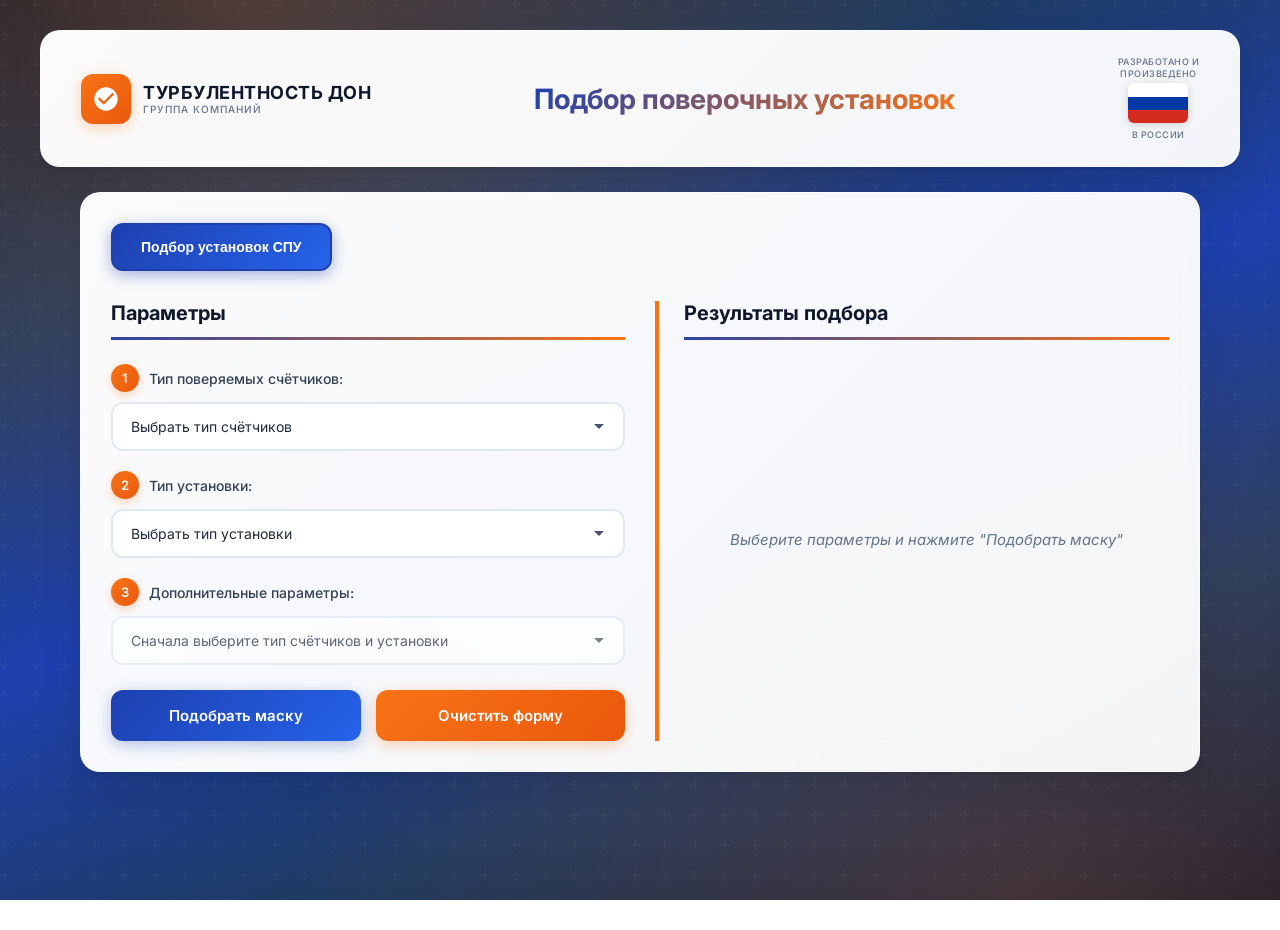
<file: purs spu/index.html>
<!DOCTYPE html>
<html lang="ru">
<head>
    <meta charset="UTF-8">
    <meta name="viewport" content="width=device-width, initial-scale=1.0">
    <title>Подбор поверочных установок | Турбулентность Дон</title>
    <link href="https://fonts.googleapis.com/css2?family=Inter:wght@300;400;500;600;700&display=swap" rel="stylesheet">
    <style>
        * {
            margin: 0;
            padding: 0;
            box-sizing: border-box;
        }

        body {
            font-family: 'Inter', -apple-system, BlinkMacSystemFont, 'Segoe UI', Roboto, sans-serif;
            min-height: 100vh;
            color: #1e293b;
            /* Многослойный градиент */
            background:
                /* Оранжевое свечение сверху-слева */
                radial-gradient(ellipse at 20% 0%, rgba(255, 140, 50, 0.25) 0%, transparent 50%),
                /* Оранжевое свечение снизу-справа */
                radial-gradient(ellipse at 80% 100%, rgba(255, 120, 50, 0.2) 0%, transparent 50%),
                /* Синее свечение по центру */
                radial-gradient(ellipse at 50% 50%, rgba(30, 64, 175, 0.15) 0%, transparent 70%),
                /* Основной градиент: тёмно-синий */
                linear-gradient(160deg, #0f172a 0%, #1e3a5f 25%, #1e40af 50%, #1e3a5f 75%, #0f172a 100%);
            background-attachment: fixed;
        }

        body::before {
            content: '';
            position: fixed;
            top: 0;
            left: 0;
            right: 0;
            bottom: 0;
            background: url("data:image/svg+xml,%3Csvg width='60' height='60' viewBox='0 0 60 60' xmlns='http://www.w3.org/2000/svg'%3E%3Cg fill='none' fill-rule='evenodd'%3E%3Cg fill='%23ffffff' fill-opacity='0.03'%3E%3Cpath d='M36 34v-4h-2v4h-4v2h4v4h2v-4h4v-2h-4zm0-30V0h-2v4h-4v2h4v4h2V6h4V4h-4zM6 34v-4H4v4H0v2h4v4h2v-4h4v-2H6zM6 4V0H4v4H0v2h4v4h2V6h4V4H6z'/%3E%3C/g%3E%3C/g%3E%3C/svg%3E");
            pointer-events: none;
            z-index: 0;
        }

        /* Header */
        .header {
            position: relative;
            z-index: 1;
            max-width: 1200px;
            margin: 30px auto 0;
            padding: 25px 40px;
            display: flex;
            justify-content: space-between;
            align-items: center;
            background: linear-gradient(135deg, rgba(255, 255, 255, 0.98) 0%, rgba(255, 255, 255, 0.95) 100%);
            border-radius: 20px;
            border: 1px solid rgba(255, 255, 255, 0.6);
            backdrop-filter: blur(10px);
            box-shadow: 
                0 4px 6px rgba(0, 0, 0, 0.05),
                0 20px 40px rgba(0, 0, 0, 0.1);
        }

        .logo {
            display: flex;
            align-items: center;
            gap: 12px;
        }

        .logo-icon {
            width: 50px;
            height: 50px;
            background: linear-gradient(135deg, #f97316 0%, #ea580c 100%);
            border-radius: 12px;
            display: flex;
            align-items: center;
            justify-content: center;
            box-shadow: 0 4px 15px rgba(249, 115, 22, 0.3);
        }

        .logo-icon svg {
            width: 28px;
            height: 28px;
            fill: white;
        }

        .logo-text {
            color: #0f172a;
            line-height: 1.2;
        }

        .logo-text .main {
            font-size: 18px;
            font-weight: 700;
            letter-spacing: 0.5px;
        }

        .logo-text .sub {
            font-size: 10px;
            font-weight: 500;
            color: #64748b;
            letter-spacing: 1px;
        }

        .header-title {
            font-size: 28px;
            font-weight: 700;
            background: linear-gradient(135deg, #1e40af 0%, #f97316 100%);
            -webkit-background-clip: text;
            -webkit-text-fill-color: transparent;
            background-clip: text;
        }

        .russia-badge {
            display: flex;
            flex-direction: column;
            align-items: center;
            gap: 4px;
        }

        .russia-text {
            font-size: 9px;
            font-weight: 500;
            color: #64748b;
            text-align: center;
            line-height: 1.3;
            text-transform: uppercase;
            letter-spacing: 0.5px;
        }

        .russia-flag {
            width: 60px;
            height: 40px;
            border-radius: 6px;
            overflow: hidden;
            box-shadow: 0 2px 8px rgba(0, 0, 0, 0.15);
        }

        .russia-flag .stripe {
            height: 33.33%;
        }

        .russia-flag .white { background: #fff; }
        .russia-flag .blue { background: #0039a6; }
        .russia-flag .red { background: #d52b1e; }

        /* Main content */
        .main-container {
            position: relative;
            z-index: 1;
            max-width: 1200px;
            margin: 0 auto;
            padding: 25px 40px 40px;
        }

        /* Content wrapper */
        .content-wrapper {
            background: linear-gradient(135deg, rgba(255, 255, 255, 0.98) 0%, rgba(255, 255, 255, 0.95) 100%);
            border-radius: 20px;
            border: 1px solid rgba(255, 255, 255, 0.6);
            backdrop-filter: blur(10px);
            box-shadow: 
                0 4px 6px rgba(0, 0, 0, 0.05),
                0 20px 40px rgba(0, 0, 0, 0.1);
            padding: 30px;
        }

        /* Tabs */
        .tabs {
            display: flex;
            gap: 12px;
            margin-bottom: 30px;
        }

        .tab {
            padding: 14px 28px;
            border-radius: 12px;
            cursor: pointer;
            font-size: 14px;
            font-weight: 600;
            transition: all 0.3s cubic-bezier(0.4, 0, 0.2, 1);
            background: linear-gradient(135deg, #f8fafc 0%, #f1f5f9 100%);
            border: 2px solid #e2e8f0;
            color: #475569;
        }

        .tab:hover {
            transform: translateY(-3px);
            border-color: #1e40af;
            color: #1e40af;
        }

        .tab.active {
            background: linear-gradient(135deg, #1e40af 0%, #2563eb 100%);
            color: white;
            border-color: #1e40af;
            box-shadow: 0 4px 15px rgba(30, 64, 175, 0.4);
        }

        /* Content area */
        .content {
            display: grid;
            grid-template-columns: 1fr 1fr;
            gap: 30px;
        }

        .card {
            padding: 0;
        }

        .card-title {
            font-size: 20px;
            font-weight: 700;
            color: #0f172a;
            margin-bottom: 24px;
            padding-bottom: 12px;
            border-bottom: 3px solid;
            border-image: linear-gradient(135deg, #1e40af, #f97316) 1;
        }

        /* Form elements */
        .form-group {
            margin-bottom: 20px;
        }

        .form-label {
            display: flex;
            align-items: center;
            gap: 10px;
            font-size: 14px;
            font-weight: 500;
            color: #334155;
            margin-bottom: 10px;
        }

        .param-number {
            width: 28px;
            height: 28px;
            background: linear-gradient(135deg, #f97316 0%, #ea580c 100%);
            color: white;
            border-radius: 50%;
            display: flex;
            align-items: center;
            justify-content: center;
            font-size: 13px;
            font-weight: 600;
            box-shadow: 0 3px 10px rgba(249, 115, 22, 0.3);
            flex-shrink: 0;
        }

        .form-select,
        .form-input {
            width: 100%;
            padding: 14px 18px;
            border: 2px solid #e2e8f0;
            border-radius: 12px;
            font-size: 14px;
            font-family: inherit;
            color: #1e293b;
            background: white;
            transition: all 0.3s cubic-bezier(0.4, 0, 0.2, 1);
            appearance: none;
            cursor: pointer;
        }

        .form-select {
            background-image: url("data:image/svg+xml,%3Csvg xmlns='http://www.w3.org/2000/svg' width='12' height='12' viewBox='0 0 12 12'%3E%3Cpath fill='%23475569' d='M6 8L1 3h10z'/%3E%3C/svg%3E");
            background-repeat: no-repeat;
            background-position: right 18px center;
            padding-right: 45px;
        }

        .form-select:hover,
        .form-input:hover {
            border-color: #1e40af;
        }

        .form-select:focus,
        .form-input:focus {
            outline: none;
            border-color: #1e40af;
            box-shadow: 0 0 0 4px rgba(30, 64, 175, 0.1);
        }

        .form-input::placeholder {
            color: #64748b;
        }

        /* Checkbox group */
        .checkbox-group {
            display: flex;
            flex-direction: column;
            gap: 12px;
        }

        .checkbox-item {
            display: flex;
            align-items: flex-start;
            gap: 12px;
            padding: 12px 16px;
            background: #f8fafc;
            border: 2px solid #e2e8f0;
            border-radius: 12px;
            cursor: pointer;
            transition: all 0.3s cubic-bezier(0.4, 0, 0.2, 1);
        }

        .checkbox-item:hover:not(.disabled) {
            border-color: #1e40af;
            background: #f1f5f9;
        }

        .checkbox-item.disabled {
            opacity: 0.5;
            cursor: not-allowed;
        }

        .checkbox-item input[type="checkbox"] {
            width: 20px;
            height: 20px;
            margin-top: 2px;
            accent-color: #1e40af;
            cursor: pointer;
            flex-shrink: 0;
        }

        .checkbox-item input[type="checkbox"]:disabled {
            cursor: not-allowed;
        }

        .checkbox-label {
            font-size: 14px;
            color: #334155;
            line-height: 1.4;
        }

        /* Fixed accuracy value */
        .accuracy-fixed {
            padding: 14px 18px;
            background: linear-gradient(135deg, #f8fafc 0%, #f1f5f9 100%);
            border: 2px solid #e2e8f0;
            border-radius: 12px;
        }

        .accuracy-value {
            font-size: 15px;
            font-weight: 600;
            color: #1e40af;
        }

        .range-inputs {
            display: flex;
            align-items: center;
            gap: 12px;
        }

        .range-inputs .form-input {
            flex: 1;
        }

        .range-separator {
            color: #64748b;
            font-weight: 500;
            font-size: 18px;
        }

        /* Results card */
        .results-card {
            border-left: 4px solid #f97316;
            padding-left: 25px;
        }

        .results-placeholder {
            display: flex;
            align-items: center;
            justify-content: center;
            min-height: 350px;
            color: #64748b;
            font-size: 15px;
            font-style: italic;
            text-align: center;
        }

        /* Buttons */
        .buttons-row {
            display: flex;
            gap: 15px;
            margin-top: 25px;
        }

        .submit-btn {
            flex: 1;
            padding: 16px 28px;
            background: linear-gradient(135deg, #1e40af 0%, #2563eb 100%);
            color: white;
            border: none;
            border-radius: 12px;
            font-size: 15px;
            font-weight: 600;
            font-family: inherit;
            cursor: pointer;
            transition: all 0.3s cubic-bezier(0.4, 0, 0.2, 1);
            box-shadow: 0 4px 15px rgba(30, 64, 175, 0.3);
        }

        .submit-btn:hover {
            transform: translateY(-3px);
            box-shadow: 0 8px 25px rgba(30, 64, 175, 0.4);
        }

        .submit-btn:active {
            transform: translateY(-1px);
        }

        .clear-btn {
            flex: 1;
            padding: 16px 28px;
            background: linear-gradient(135deg, #f97316 0%, #ea580c 100%);
            color: white;
            border: none;
            border-radius: 12px;
            font-size: 15px;
            font-weight: 600;
            font-family: inherit;
            cursor: pointer;
            transition: all 0.3s cubic-bezier(0.4, 0, 0.2, 1);
            box-shadow: 0 4px 15px rgba(249, 115, 22, 0.3);
        }

        .clear-btn:hover {
            transform: translateY(-3px);
            box-shadow: 0 8px 25px rgba(249, 115, 22, 0.4);
        }

        .clear-btn:active {
            transform: translateY(-1px);
        }

        /* Responsive */
        @media (max-width: 1024px) {
            .content {
                grid-template-columns: 1fr;
            }
            
            .header {
                flex-direction: column;
                gap: 20px;
                text-align: center;
            }

            .header-title {
                font-size: 22px;
            }
        }

        @media (max-width: 600px) {
            .main-container {
                padding: 15px;
            }

            .header {
                margin: 15px;
                padding: 20px;
            }

            .tabs {
                flex-direction: column;
            }

            .content-wrapper {
                padding: 20px;
            }

            .buttons-row {
                flex-direction: column;
            }
        }
    </style>
</head>
<body>
    <header class="header">
        <div class="logo">
            <div class="logo-icon">
                <svg viewBox="0 0 24 24" xmlns="http://www.w3.org/2000/svg">
                    <path d="M12 2C6.48 2 2 6.48 2 12s4.48 10 10 10 10-4.48 10-10S17.52 2 12 2zm-2 15l-5-5 1.41-1.41L10 14.17l7.59-7.59L19 8l-9 9z"/>
                </svg>
            </div>
            <div class="logo-text">
                <div class="main">ТУРБУЛЕНТНОСТЬ ДОН</div>
                <div class="sub">ГРУППА КОМПАНИЙ</div>
            </div>
        </div>
        
        <h1 class="header-title">Подбор поверочных установок</h1>
        
        <div class="russia-badge">
            <div class="russia-text">Разработано и<br>произведено</div>
            <div class="russia-flag">
                <div class="stripe white"></div>
                <div class="stripe blue"></div>
                <div class="stripe red"></div>
            </div>
            <div class="russia-text" style="margin-top: 2px;">в России</div>
        </div>
    </header>

    <main class="main-container">
        <div class="content-wrapper">
            <div class="tabs">
                <button class="tab active">Подбор установок СПУ</button>
            </div>

            <div class="content">
                <div class="card">
                    <h2 class="card-title">Параметры</h2>
                    
                    <div class="form-group">
                        <label class="form-label">
                            <span class="param-number">1</span>
                            Тип поверяемых счётчиков:
                        </label>
                        <select class="form-select" id="meterType">
                            <option value="" disabled selected hidden>Выбрать тип счётчиков</option>
                            <option value="domestic">Бытовые счётчики</option>
                            <option value="industrial">Бытовые и промышленные счётчики</option>
                        </select>
                    </div>

                    <div class="form-group">
                        <label class="form-label">
                            <span class="param-number">2</span>
                            Тип установки:
                        </label>
                        <select class="form-select" id="installationType">
                            <option value="" disabled selected hidden>Выбрать тип установки</option>
                            <option value="stationary">Стационарная</option>
                            <option value="portable" id="portableOption">Переносная</option>
                        </select>
                    </div>

                    <div id="dynamicFields">
                        <div class="form-group">
                            <label class="form-label">
                                <span class="param-number">3</span>
                                Дополнительные параметры:
                            </label>
                            <select class="form-select" disabled>
                                <option value="" disabled selected hidden>Сначала выберите тип счётчиков и установки</option>
                            </select>
                        </div>
                    </div>

                    <div class="buttons-row">
                        <button class="submit-btn">Подобрать маску</button>
                        <button class="clear-btn">Очистить форму</button>
                    </div>
                </div>

                <div class="card results-card">
                    <h2 class="card-title">Результаты подбора</h2>
                    <div class="results-placeholder">
                        <p>Выберите параметры и нажмите "Подобрать маску"</p>
                    </div>
                </div>
            </div>
        </div>
    </main>

    <script>
        // Tab switching
        document.querySelectorAll('.tab').forEach(tab => {
            tab.addEventListener('click', function() {
                document.querySelectorAll('.tab').forEach(t => t.classList.remove('active'));
                this.classList.add('active');
            });
        });

        // Elements
        const meterType = document.getElementById('meterType');
        const installationType = document.getElementById('installationType');
        const portableOption = document.getElementById('portableOption');
        const dynamicFields = document.getElementById('dynamicFields');

        // Meter type dependency
        meterType.addEventListener('change', function() {
            if (this.value === 'industrial') {
                portableOption.disabled = true;
                portableOption.style.color = '#9ca3af';
                if (installationType.value === 'portable') {
                    installationType.selectedIndex = 0;
                }
            } else {
                portableOption.disabled = false;
                portableOption.style.color = '';
            }
            updateDynamicFields();
        });

        installationType.addEventListener('change', updateDynamicFields);

        function updateDynamicFields() {
            const meter = meterType.value;
            const installation = installationType.value;

            if (meter === 'domestic' && installation === 'portable') {
                renderDomesticPortable();
            } else if (meter === 'domestic' && installation === 'stationary') {
                renderDomesticStationary();
            } else if (meter === 'industrial' && installation === 'stationary') {
                renderIndustrialStationary();
            } else {
                renderEmpty();
            }
        }

        function renderEmpty() {
            dynamicFields.innerHTML = `
                <div class="form-group">
                    <label class="form-label">
                        <span class="param-number">3</span>
                        Дополнительные параметры:
                    </label>
                    <select class="form-select" disabled>
                        <option value="" disabled selected hidden>Сначала выберите тип счётчиков и установки</option>
                    </select>
                </div>
            `;
        }

        function renderDomesticPortable() {
            dynamicFields.innerHTML = `
                <div class="form-group">
                    <label class="form-label">
                        <span class="param-number">3</span>
                        Диапазон воспроизводимых расходов, м³/ч:
                    </label>
                    <select class="form-select" id="flowRange">
                        <option value="" disabled selected hidden>Выберите диапазон</option>
                        <option value="0.016-16">от 0,016 до 16</option>
                        <option value="0.25-25">от 0,25 до 25</option>
                        <option value="0.04-40">от 0,04 до 40</option>
                        <option value="0.1-100">от 0,1 до 100</option>
                    </select>
                </div>

                <div class="form-group">
                    <label class="form-label">
                        <span class="param-number">4</span>
                        Верхний предел измерения давления, кПа:
                    </label>
                    <select class="form-select" id="pressureLimit">
                        <option value="" disabled selected hidden>Выберите предел давления</option>
                        <option value="10">10 кПа</option>
                        <option value="1.6">1,6 кПа (спецзаказ)</option>
                        <option value="2.5">2,5 кПа (спецзаказ)</option>
                        <option value="4">4 кПа (спецзаказ)</option>
                        <option value="16">16 кПа (спецзаказ)</option>
                        <option value="25">25 кПа (спецзаказ)</option>
                        <option value="40">40 кПа (спецзаказ)</option>
                        <option value="60">60 кПа (спецзаказ)</option>
                        <option value="100">100 кПа (спецзаказ)</option>
                    </select>
                </div>

                <div class="form-group">
                    <label class="form-label">
                        <span class="param-number">5</span>
                        Относительная погрешность, %:
                    </label>
                    <select class="form-select" id="accuracy">
                        <option value="" disabled selected hidden>Выберите погрешность</option>
                        <option value="0.3">±0,3% (спецзаказ)</option>
                        <option value="0.45">±0,45% (спецзаказ)</option>
                    </select>
                </div>

                <div class="form-group">
                    <label class="form-label">
                        <span class="param-number">6</span>
                        Доп. комплектация:
                    </label>
                    <div class="checkbox-group" id="extraOptions">
                        <label class="checkbox-item">
                            <input type="checkbox" id="psSensor">
                            <span class="checkbox-label">Датчик перепада давления Turbo Flow PS</span>
                        </label>
                        <label class="checkbox-item">
                            <input type="checkbox" id="flowSetter1" name="flowSetter">
                            <span class="checkbox-label">Задатчик расхода «переносной» от 0,016 до 25 м³/ч</span>
                        </label>
                        <label class="checkbox-item">
                            <input type="checkbox" id="flowSetter2" name="flowSetter">
                            <span class="checkbox-label">Задатчик расхода «стационарный» от 0,016 до 40 м³/ч</span>
                        </label>
                        <label class="checkbox-item">
                            <input type="checkbox" id="flowSetter3" name="flowSetter">
                            <span class="checkbox-label">Задатчик расхода от 0,04 до 100 м³/ч</span>
                        </label>
                    </div>
                </div>
            `;
            initFlowSetterListeners();
        }

        function renderDomesticStationary() {
            dynamicFields.innerHTML = `
                <div class="form-group">
                    <label class="form-label">
                        <span class="param-number">3</span>
                        Диапазон воспроизводимых расходов, м³/ч:
                    </label>
                    <select class="form-select" id="flowRange">
                        <option value="" disabled selected hidden>Выберите диапазон</option>
                        <option value="0.03-25">от 0,03 до 25</option>
                        <option value="0.03-70">от 0,03 до 70</option>
                    </select>
                </div>

                <div class="form-group">
                    <label class="form-label">
                        <span class="param-number">4</span>
                        Количество постов для счётчиков газа:
                    </label>
                    <select class="form-select" id="postsCount">
                        <option value="" disabled selected hidden>Выберите количество постов</option>
                        <option value="6">6 постов для счётчиков газа</option>
                        <option value="10">10 постов для счётчиков газа</option>
                        <option value="15">15 постов для счётчиков газа</option>
                        <option value="23">23 поста для счётчиков газа</option>
                    </select>
                </div>

                <div class="form-group">
                    <label class="form-label">
                        <span class="param-number">5</span>
                        Количество линий подключения счётчиков газа:
                    </label>
                    <select class="form-select" id="linesCount">
                        <option value="" disabled selected hidden>Выберите количество линий</option>
                        <option value="1">1 — одна линия подключения</option>
                        <option value="3">3 — три линии подключения</option>
                    </select>
                </div>

                <div class="form-group">
                    <label class="form-label">
                        <span class="param-number">6</span>
                        Относительная погрешность, %:
                    </label>
                    <div class="accuracy-fixed">
                        <span class="accuracy-value">±0,3%</span>
                    </div>
                </div>
            `;
        }

        function initFlowSetterListeners() {
            const flowSetters = document.querySelectorAll('input[name="flowSetter"]');
            flowSetters.forEach(setter => {
                setter.addEventListener('change', function() {
                    if (this.checked) {
                        flowSetters.forEach(other => {
                            if (other !== this) {
                                other.checked = false;
                                other.disabled = true;
                                other.closest('.checkbox-item').classList.add('disabled');
                            }
                        });
                    } else {
                        flowSetters.forEach(other => {
                            other.disabled = false;
                            other.closest('.checkbox-item').classList.remove('disabled');
                        });
                    }
                });
            });
        }

        function renderIndustrialStationary() {
            dynamicFields.innerHTML = `
                <div class="form-group">
                    <label class="form-label">
                        <span class="param-number">3</span>
                        Модификация:
                    </label>
                    <select class="form-select" id="modification">
                        <option value="" disabled selected hidden>Выберите модификацию</option>
                        <option value="nozzles">Сопла</option>
                        <option value="masters">Мастер-счётчики</option>
                    </select>
                </div>

                <div id="industrialDependentFields"></div>
            `;

            document.getElementById('modification').addEventListener('change', function() {
                updateIndustrialFields(this.value);
            });
        }

        function updateIndustrialFields(modification) {
            const container = document.getElementById('industrialDependentFields');
            
            if (modification === 'nozzles') {
                container.innerHTML = `
                    <div class="form-group">
                        <label class="form-label">
                            <span class="param-number">4</span>
                            Диапазон воспроизводимых расходов, м³/ч:
                        </label>
                        <div class="accuracy-fixed">
                            <span class="accuracy-value">от 0,016 до 1600</span>
                        </div>
                    </div>

                    <div class="form-group">
                        <label class="form-label">
                            <span class="param-number">5</span>
                            Относительная погрешность, %:
                        </label>
                        <select class="form-select" id="accuracy">
                            <option value="" disabled selected hidden>Выберите погрешность</option>
                            <option value="0.2">±0,2%</option>
                            <option value="0.25">±0,25%</option>
                            <option value="0.3">±0,3%</option>
                        </select>
                    </div>

                    <div class="form-group">
                        <label class="form-label">
                            <span class="param-number">6</span>
                            Диаметр, мм:
                        </label>
                        <select class="form-select" id="diameter">
                            <option value="" disabled selected hidden>Выберите диаметр</option>
                            <option value="15">15</option>
                            <option value="20">20</option>
                            <option value="25">25</option>
                            <option value="32">32</option>
                            <option value="40">40</option>
                            <option value="50">50</option>
                            <option value="80">80</option>
                            <option value="100">100</option>
                            <option value="150">150</option>
                            <option value="200">200</option>
                        </select>
                    </div>

                    <div class="form-group">
                        <label class="form-label">
                            <span class="param-number">7</span>
                            Количество поверяемых средств измерений:
                        </label>
                        <div class="accuracy-fixed">
                            <span class="accuracy-value">1 (один)</span>
                        </div>
                    </div>
                `;
            } else if (modification === 'masters') {
                container.innerHTML = `
                    <div class="form-group">
                        <label class="form-label">
                            <span class="param-number">4</span>
                            Диапазон воспроизводимых расходов, м³/ч:
                        </label>
                        <div class="accuracy-fixed">
                            <span class="accuracy-value">от 0,016 до 5000</span>
                        </div>
                    </div>

                    <div class="form-group">
                        <label class="form-label">
                            <span class="param-number">5</span>
                            Относительная погрешность, %:
                        </label>
                        <div class="accuracy-fixed">
                            <span class="accuracy-value">±0,33%</span>
                        </div>
                    </div>

                    <div class="form-group">
                        <label class="form-label">
                            <span class="param-number">6</span>
                            Диаметр, мм:
                        </label>
                        <select class="form-select" id="diameter">
                            <option value="" disabled selected hidden>Выберите диаметр</option>
                            <option value="15">15</option>
                            <option value="20">20</option>
                            <option value="25">25</option>
                            <option value="32">32</option>
                            <option value="40">40</option>
                            <option value="50">50</option>
                            <option value="80">80</option>
                            <option value="100">100</option>
                            <option value="150">150</option>
                            <option value="200">200</option>
                            <option value="250">250</option>
                        </select>
                    </div>

                    <div class="form-group">
                        <label class="form-label">
                            <span class="param-number">7</span>
                            Количество поверяемых средств измерений:
                        </label>
                        <div class="accuracy-fixed">
                            <span class="accuracy-value">до 2 (двух)</span>
                        </div>
                    </div>
                `;
            }
        }

        // Form submission
        document.querySelector('.submit-btn').addEventListener('click', function() {
            const resultsArea = document.querySelector('.results-placeholder');
            resultsArea.innerHTML = '<p>Поиск подходящих установок...</p>';
            
            setTimeout(() => {
                resultsArea.innerHTML = `
                    <div style="text-align: left; width: 100%; padding: 20px;">
                        <p style="color: #0f172a; font-style: normal; margin-bottom: 15px; font-weight: 600;">
                            Найдено установок: 3
                        </p>
                        <p style="color: #64748b; font-style: normal; font-size: 14px;">
                            Для просмотра результатов заполните все поля формы
                        </p>
                    </div>
                `;
            }, 1000);
        });

        // Clear form
        document.querySelector('.clear-btn').addEventListener('click', function() {
            // Reset main selects
            meterType.selectedIndex = 0;
            installationType.selectedIndex = 0;
            portableOption.disabled = false;
            portableOption.style.color = '';
            
            // Reset dynamic fields
            renderEmpty();
            
            document.querySelector('.results-placeholder').innerHTML = '<p>Выберите параметры и нажмите "Подобрать маску"</p>';
        });
    </script>
</body>
</html>
</file>
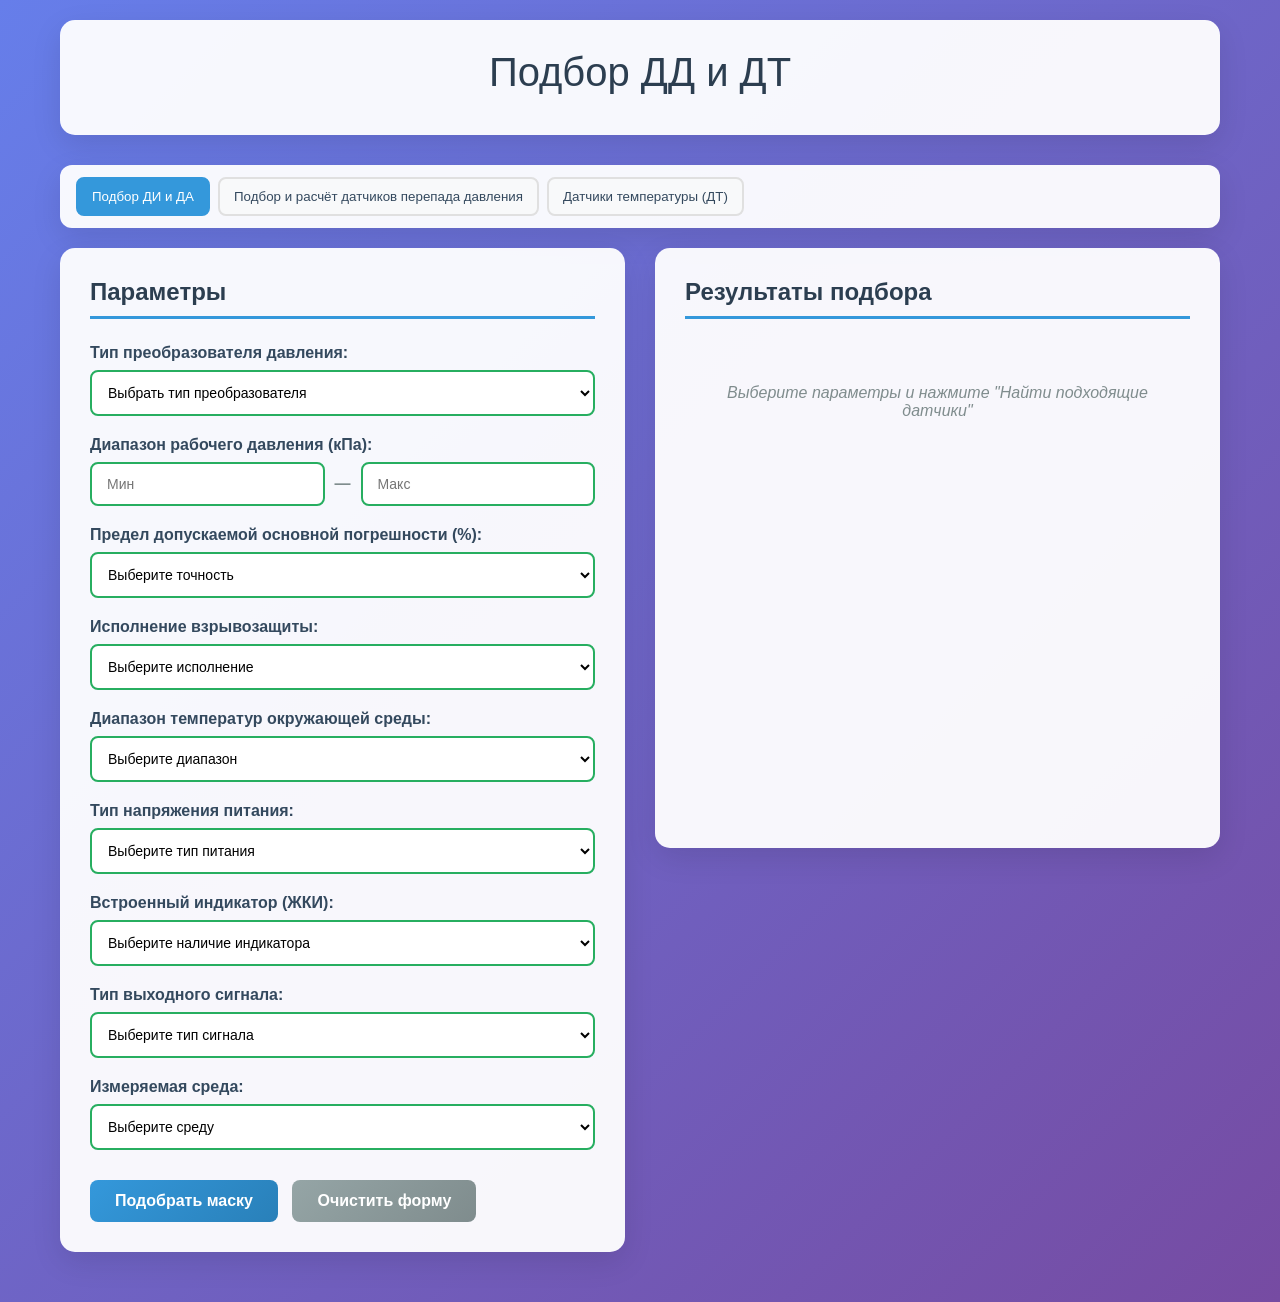
<file: podbor dt i dd/РџРѕРґР±РѕСЂ Р”Р” Рё Р”Рў.html>
<!DOCTYPE html>
<html lang="ru">
<head>
    <meta charset="UTF-8">
    <meta name="viewport" content="width=device-width, initial-scale=1.0">
    <title>Подбор датчиков давления Turbo Flow-PS-BP-10</title>
    <link rel="stylesheet" href="styles.css">
</head>
<body>
    <div class="container">
        <header>
            <h1>Подбор ДД и ДТ</h1>
        </header>

        <div class="tabs">
            <div class="tab-list" role="tablist">
                <button class="tab active" role="tab" aria-selected="true" aria-controls="tab-ps" id="tab-btn-ps">Подбор ДИ и ДА</button>
                <button class="tab" role="tab" aria-selected="false" aria-controls="tab-other" id="tab-btn-other">Подбор и расчёт датчиков перепада давления</button>
                <button class="tab" role="tab" aria-selected="false" aria-controls="tab-ts" id="tab-btn-ts">Датчики температуры (ДТ)</button>
            </div>

        </div>

        <div class="main-content">
            <div class="form-section tab-panel active" id="tab-ps" role="tabpanel" aria-labelledby="tab-btn-ps">
                <h3>Параметры</h3>
                
                <!-- Блок для отображения общих ошибок валидации -->
                <div id="validation-summary" class="validation-summary">
                    <div class="summary-title">Обнаружены ошибки в заполнении формы:</div>
                    <ul id="validation-errors"></ul>
                </div>
                
                <div class="form-group">
                    <label for="pressure-range">Тип преобразователя давления:</label>
                    <select id="pressure-range" name="pressure-range">
                        <option value="">Выбрать тип преобразователя</option>
                        <option value="excess">Избыточный (-100…40000 кПа)</option>
                        <option value="absolute">Абсолютный (0…40000 кПа)</option>
                    </select>
                    <span id="pressure-range-error" class="error-message hidden"></span>
                </div>

                <div class="form-group">
                    <label for="pressure-range-input">Диапазон рабочего давления (кПа):</label>
                    <div class="input-range">
                    <input type="text" inputmode="decimal" pattern="-?[0-9]*[\.,]?[0-9]*" id="min-pressure" name="min-pressure" placeholder="Мин">
                        <span class="range-separator">—</span>
                    <input type="text" inputmode="decimal" pattern="-?[0-9]*[\.,]?[0-9]*" id="max-pressure" name="max-pressure" placeholder="Макс">
                    </div>
                    <span id="min-pressure-error" class="error-message hidden"></span>
                    <span id="max-pressure-error" class="error-message hidden"></span>
                </div>

                <div class="form-group">
                    <label for="accuracy">Предел допускаемой основной погрешности (%):</label>
                    <select id="accuracy" name="accuracy">
                        <option value="">Выберите точность</option>
                        <option value="0.075">±0.075</option>
                        <option value="0.1">±0.1</option>
                        <option value="0.15">±0.15</option>
                        <option value="0.25">±0.25</option>
                        <option value="0.5">±0.5</option>
                    </select>
                </div>

                <div class="form-group">
                    <label for="explosion-protection">Исполнение взрывозащиты:</label>
                    <select id="explosion-protection" name="explosion-protection">
                        <option value="">Выберите исполнение</option>
                        <option value="Exi">Exi – взрывозащищенное исполнение с искробезопасной цепью</option>
                        <option value="Exd">Exd – исполнение с видом взрывозащиты «взрывонепроницаемая оболочка d» с внешними искробезопасными цепями</option>
                    </select>
                </div>

                <div class="form-group">
                    <label for="temperature-range">Диапазон температур окружающей среды:</label>
                    <select id="temperature-range" name="temperature-range">
                        <option value="">Выберите диапазон</option>
                        <option value="M">М – от минус 30 °С до плюс 80 °С</option>
                        <option value="X">Х – от минус 50 °С до плюс 85 °С</option>
                    </select>
                </div>

                <div class="form-group">
                    <label for="power-type">Тип напряжения питания:</label>
                    <select id="power-type" name="power-type">
                        <option value="">Выберите тип питания</option>
                        <option value="A">А – автономное</option>
                        <option value="B">В – внешнее</option>
                    </select>
                </div>

                <div class="form-group">
                    <label for="indicator">Встроенный индикатор (ЖКИ):</label>
                    <select id="indicator" name="indicator">
                        <option value="">Выберите наличие индикатора</option>
                        <option value="И">И – с индикатором</option>
                        <option value="0">0 – отсутствует</option>
                    </select>
                </div>

                <div class="form-group">
                    <label for="output-signal">Тип выходного сигнала:</label>
                    <select id="output-signal" name="output-signal">
                        <option value="">Выберите тип сигнала</option>
                        <option value="Т">Т – 4-20 mA (токовый, только исполнение с внешним питанием)</option>
                        <option value="П">П – 0,4-2,0 В (потенциальный)</option>
                        <option value="Ц">Ц – RS-485 (цифровой)</option>
                        <option value="М">М – 4-20 мА с HART-модемом</option>
                    </select>
                </div>

                <div class="form-group">
                    <label for="measured-medium">Измеряемая среда:</label>
                    <select id="measured-medium" name="measured-medium">
                        <option value="">Выберите среду</option>
                        <option value="G">G – газ</option>
                        <option value="Н">H – жидкость</option>
                        <option value="S">S – пар</option>
                    </select>
                </div>

                <button type="button" id="find-sensors" class="btn-primary">Подобрать маску</button>
                <button type="button" id="clear-form" class="btn-secondary">Очистить форму</button>
            </div>

            <div class="results-section tab-panel active" id="tab-ps-results" role="tabpanel" aria-labelledby="tab-btn-ps">
                <h3>Результаты подбора</h3>
                <div id="results-container">
                    <p class="no-results">Выберите параметры и нажмите "Найти подходящие датчики"</p>
                </div>
            </div>
        </div>

        <!-- Вкладка: другой тип датчиков -->
        <div class="main-content tab-panel" id="tab-other" role="tabpanel" aria-labelledby="tab-btn-other" hidden>
            <div class="form-section">
                <h3>Параметры</h3>
                <div class="form-group">
                    <label for="dp-dn">DN - условный проход трубопровода, мм:</label>
                    <input type="text" inputmode="decimal" pattern="-?[0-9]*[\.,]?[0-9]*" id="dp-dn" placeholder="например, 600" />
                </div>
                <div class="form-group">
                    <label for="dp-xi">ξ - коэффициент гидравлического сопротивления УФП:</label>
                    <input type="text" inputmode="decimal" pattern="-?[0-9]*[\.,]?[0-9]*" id="dp-xi" placeholder="например, 3.1" />
                </div>

                <div class="form-group">
                    <label for="dp-pmax">Ризб min – минимальное избыточное давление, МПа:</label>
                    <input type="text" inputmode="decimal" pattern="-?[0-9]*[\.,]?[0-9]*" id="dp-pmax" placeholder="например, 10" />
                </div>
                <div class="form-group">
                    <label for="dp-tmin">Тизм.среды max – максимальная температура среды, ⁰С:</label>
                    <input type="text" inputmode="decimal" pattern="-?[0-9]*[\.,]?[0-9]*" id="dp-tmin" placeholder="например, -20" />
                </div>
                <div class="form-group">
                    <label for="dp-rho">Плотность газа при стандартных условиях, кг/м³:</label>
                    <input type="text" inputmode="decimal" pattern="-?[0-9]*[\.,]?[0-9]*" id="dp-rho" placeholder="например, 0,700" value="0,700" />
                </div>
                <div class="form-group">
                    <label for="dp-qmax">q max раб. - максимальный расход газа в условиях эксплуатации, м³/ч:</label>
                    <input type="text" inputmode="decimal" pattern="-?[0-9]*[\.,]?[0-9]*" id="dp-qmax" placeholder="например, 1500" />
                </div>
                <button type="button" class="btn-primary" id="dp-calc">Расчитать</button>
            </div>
            <div class="results-section">
                <h3>Расчёт ВПИ</h3>
                <div id="other-results-container">
                <div class="sensor-specs">
                    <div class="spec-item"><span class="spec-label">ρраб по Pmax,Tmax (кг/м³):</span> <span id="dp-rho-work-max">—</span></div>
                    <div class="spec-item"><span class="spec-label">W (скорость потока), м/с:</span> <span id="dp-wmax">—</span></div>
                    <div class="spec-item"><span class="spec-label">Δω (Па):</span> <span id="dp-domega-max-pa">—</span></div>
                    <div class="spec-item"><span class="spec-label">Δω (кПа):</span> <span id="dp-domega-max-kpa">—</span></div>
                    <div class="spec-item"><span class="spec-label">Δω (МПа):</span> <span id="dp-domega-max-mpa">—</span></div>
                    <div class="spec-item"><span class="spec-label">ΔPв ≥ 1,5·Δωmax (Па):</span> <span id="dp-pvpi-pa">—</span></div>
                    </div>
                </div>
                
                <h3>Проверка точности</h3>
                <div class="form-group">
                    <label for="dp-gamma">γ - Предел допускаемой основной приведенной погрешности, %:</label>
                    <select id="dp-gamma">
                        <option value="">Выберите значение</option>
                        <option value="0.075">±0,075</option>
                        <option value="0.1">±0,1</option>
                        <option value="0.15">±0,15</option>
                        <option value="0.25">±0,25</option>
                        <option value="0.5">±0,5</option>
                    </select>
                </div>
                <div class="sensor-specs">
                    <div class="spec-item"><span class="spec-label">Минимальный ВПИ (1,5×Δωmax), кПа:</span> <span id="dp-min-vpi-kpa">—</span></div>
                    <div class="spec-item"><span class="spec-label">Выбранный ВПИ датчика, кПа:</span> <span id="dp-selected-vpi-kpa">—</span></div>
                    <div class="spec-item"><span class="spec-label">Рабочее давление датчика, МПа:</span> <span id="dp-working-pressure">—</span></div>
                    <div class="spec-item"><span class="spec-label">Относительная погрешность U, %:</span> <span id="dp-accuracy-u">—</span></div>
                    <div class="spec-item accuracy-check-inline"><span class="spec-label">Проверка точности:</span> <span id="dp-accuracy-check">—</span></div>
                    <!-- Маска датчика убрана по требованию пользователя -->
                    <!-- <div class="spec-item"><span class="spec-label">Маска датчика:</span> <span id="dp-sensor-mask">—</span></div> -->
                </div>

            </div>

            <!-- Отдельная секция маски модели датчика -->
            <div class="mask-section">
                <h3>Маска модели датчика</h3>
                <div class="mask-display">
                    <div class="generated-mask">
                        <label>Сформированная маска:</label>
                        <div id="generated-mask-display">Turbo Flow-PS–BP-XX–XXX–XX–X,XXX–XXX–X–X–X–X–X–X–X</div>
                    </div>
                </div>
                
                <div class="mask-parameters">

                    
                    <div class="parameter-row">
                        
                        <div class="parameter-item">
                            <span class="param-number">1</span>
                            <label>Исполнение взрывозащиты</label>
                            <select id="mask-explosion-protection">
                                <option value="">Выберите</option>
                                <option value="Exi">Exi – взрывозащищенное исполнение с искробезопасной цепью</option>
                                <option value="Exd">Exd – исполнение с видом взрывозащиты «взрывонепроницаемая оболочка d» с внешними искробезопасными цепями</option>
                            </select>
                        </div>
                        
                        <div class="parameter-item">
                            <span class="param-number">2</span>
                            <label>Диапазон температур окружающей среды</label>
                            <select id="mask-temperature-range">
                                <option value="">Выберите</option>
                                <option value="M">М (от минус 30 °С до плюс 80 °С)</option>
                                <option value="X">Х (от минус 50 °С до плюс 85 °С)</option>
                            </select>
                        </div>
                    </div>
                    
                    <div class="parameter-row">
                        <div class="parameter-item">
                            <span class="param-number">3</span>
                            <label>Тип напряжения питания</label>
                            <select id="mask-power-type">
                                <option value="">Выберите</option>
                                <option value="A">А (автономное)</option>
                                <option value="B">В (внешнее)</option>
                            </select>
                        </div>
                        
                        <div class="parameter-item">
                            <span class="param-number">4</span>
                            <label>Встроенный индикатор (ЖКИ)</label>
                            <select id="mask-indicator">
                                <option value="">Выберите</option>
                                <option value="И">И (с индикатором)</option>
                                <option value="0">0 (отсутствует)</option>
                            </select>
                        </div>
                        
                        <div class="parameter-item">
                            <span class="param-number">5</span>
                            <label>Тип выходного сигнала</label>
                            <select id="mask-output-signal">
                                <option value="">Выберите</option>
                                <option value="Т">Т (4-20 mA, токовый, только исполнение с внешним питанием)</option>
                                <option value="П">П (0,4-2,0 В, потенциальный)</option>
                                <option value="Ц">Ц (RS-485, цифровой)</option>
                                <option value="М">М (4-20 мА с HART-модемом)</option>
                            </select>
                        </div>
                    </div>
                    
                    <div class="parameter-row">
                        <div class="parameter-item">
                            <span class="param-number">6</span>
                            <label>Измеряемая среда</label>
                            <select id="mask-measured-medium">
                                <option value="">Выберите</option>
                                <option value="G">G (газ)</option>
                                <option value="Н">H (жидкость)</option>
                                <option value="S">S (пар)</option>
                            </select>
                        </div>
                    </div>
                </div>
                
                <div class="validation-errors" id="mask-validation-errors"></div>
            </div>
        </div>

        <!-- Вкладка: датчики температуры (TS) -->
        <div class="main-content tab-panel" id="tab-ts" role="tabpanel" aria-labelledby="tab-btn-ts" hidden>
            <div class="form-section">
                <h3>Параметры</h3>
                <div class="form-group">
                    <label for="ts-dn">Dn (номинальный диаметр, мм):</label>
                    <input type="text" inputmode="decimal" pattern="-?[0-9]*[\.,]?[0-9]*" id="ts-dn" placeholder="например, 125" />
                </div>
                <div class="form-group">
                    <label for="ts-pressure">Давление (МПа):</label>
                    <input type="text" inputmode="decimal" pattern="-?[0-9]*[\.,]?[0-9]*" id="ts-pressure" placeholder="например, 1.6" />
                </div>

                <button type="button" id="ts-find-sensors" class="btn-primary">Подобрать ДТ</button>
                <button type="button" id="ts-clear-form" class="btn-secondary">Очистить форму</button>
            </div>

            <div class="results-section" id="tab-ts-results">
                <h3>Результаты подбора</h3>
                <div id="ts-results-container">
                    <p class="no-results">Выберите параметры и нажмите "Подобрать ДТ"</p>
                </div>
            </div>
        </div>


    </div>

    <script src="script.js"></script>
</body>
</html>
</file>
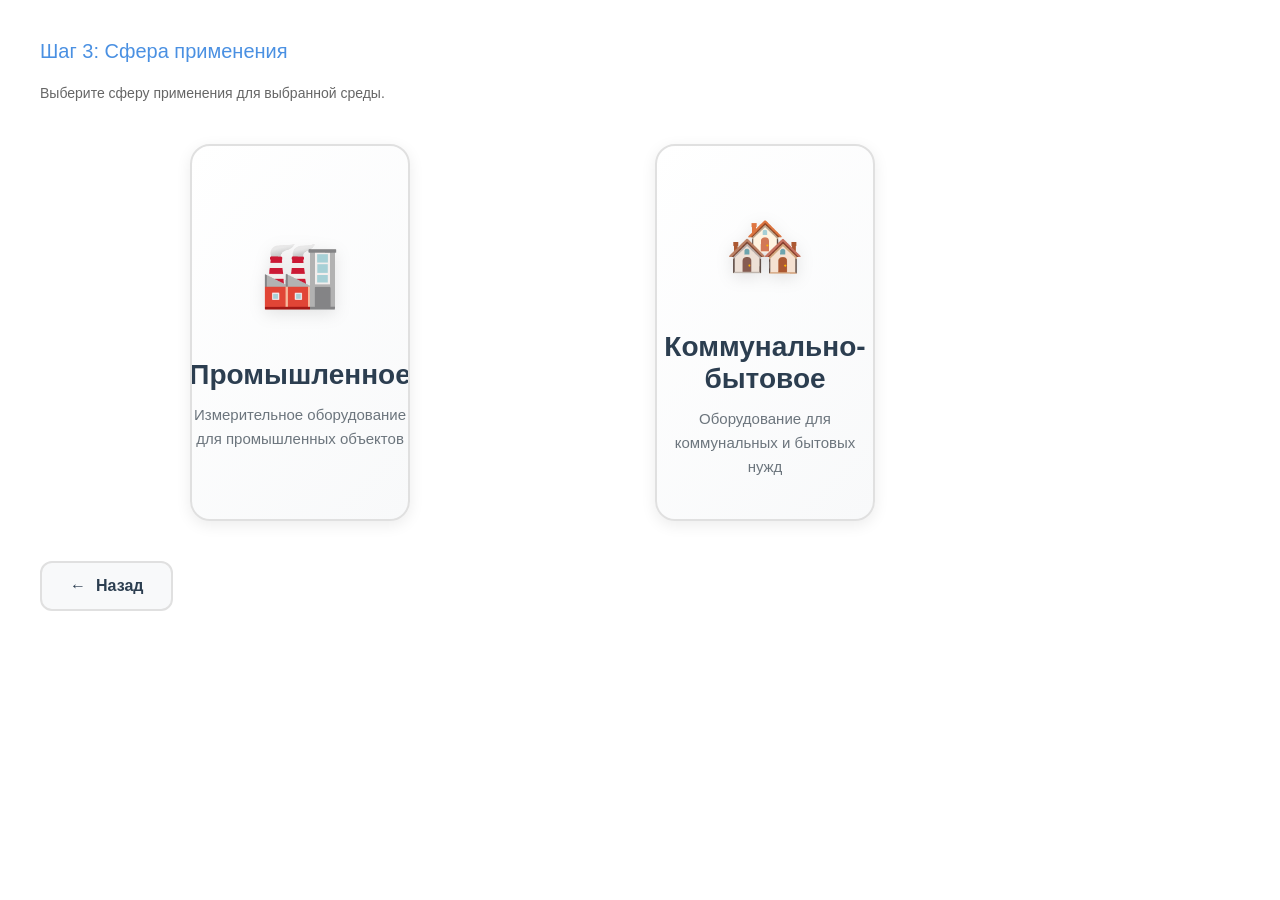
<file: templates/application.html>
<!DOCTYPE html>
<html lang="ru">
<head>
  <meta charset="UTF-8" />
  <meta name="viewport" content="width=device-width, initial-scale=1.0" />
  <title>Шаг 3: Сфера применения</title>
  <link rel="stylesheet" href="/static/css/style.css" />
  <style>
    /* === СТИЛИ ДЛЯ КАРТОЧЕК СФЕРЫ ПРИМЕНЕНИЯ === */
    .cards-container-application {
      display: grid;
      grid-template-columns: repeat(auto-fit, minmax(280px, 1fr));
      gap: 30px;
      margin-top: 40px;
      max-width: 900px;
      margin-left: auto;
      margin-right: auto;
    }
    
    .card-application {
      position: relative;
      background: linear-gradient(135deg, #ffffff 0%, #f8f9fa 100%);
      border: 2px solid #e0e0e0;
      border-radius: 20px;
      padding: 40px 30px;
      cursor: pointer;
      transition: all 0.4s cubic-bezier(0.4, 0, 0.2, 1);
      box-shadow: 0 4px 15px rgba(0,0,0,0.08);
      overflow: hidden;
      min-height: 280px;
      display: flex;
      flex-direction: column;
      align-items: center;
      justify-content: center;
    }
    
    .card-application::before {
      content: '';
      position: absolute;
      top: 0;
      left: 0;
      right: 0;
      bottom: 0;
      background: linear-gradient(135deg, rgba(74, 144, 226, 0.05) 0%, rgba(53, 122, 189, 0.05) 100%);
      opacity: 0;
      transition: opacity 0.4s ease;
      border-radius: 18px;
    }
    
    .card-application:hover {
      transform: translateY(-8px) scale(1.02);
      border-color: #4a90e2;
      box-shadow: 0 12px 35px rgba(74, 144, 226, 0.25);
    }
    
    .card-application:hover::before {
      opacity: 1;
    }
    
    .card-application:active {
      transform: translateY(-4px) scale(1.01);
    }
    
    .card-icon-wrapper-app {
      position: relative;
      width: 120px;
      height: 120px;
      margin: 0 auto 25px;
      display: flex;
      align-items: center;
      justify-content: center;
    }
    
    .card-icon-app {
      position: relative;
      font-size: 64px;
      z-index: 2;
      transition: all 0.4s ease;
      filter: drop-shadow(0 4px 8px rgba(0,0,0,0.1));
    }
    
    .card-application:hover .card-icon-app {
      transform: scale(1.15) rotate(5deg);
      filter: drop-shadow(0 8px 16px rgba(74, 144, 226, 0.3));
    }
    
    .card-glow-app {
      position: absolute;
      top: 50%;
      left: 50%;
      transform: translate(-50%, -50%);
      width: 100px;
      height: 100px;
      border-radius: 50%;
      opacity: 0;
      transition: all 0.4s ease;
      z-index: 1;
    }
    
    .card-glow-industrial {
      background: radial-gradient(circle, rgba(74, 144, 226, 0.3) 0%, transparent 70%);
    }
    
    .card-glow-utility {
      background: radial-gradient(circle, rgba(52, 152, 219, 0.3) 0%, transparent 70%);
    }
    
    .card-application:hover .card-glow-app {
      opacity: 1;
      width: 140px;
      height: 140px;
    }
    
    .card-content-app {
      text-align: center;
      position: relative;
      z-index: 2;
    }
    
    .card-title-app {
      font-size: 28px;
      font-weight: 700;
      color: #2c3e50;
      margin-bottom: 12px;
      transition: color 0.3s ease;
    }
    
    .card-application:hover .card-title-app {
      color: #4a90e2;
    }
    
    .card-description-app {
      font-size: 15px;
      color: #6c757d;
      line-height: 1.6;
      transition: color 0.3s ease;
    }
    
    .card-application:hover .card-description-app {
      color: #5a6c7d;
    }
    
    .card-arrow-app {
      position: absolute;
      bottom: 20px;
      right: 25px;
      font-size: 28px;
      color: #4a90e2;
      opacity: 0;
      transform: translateX(-10px);
      transition: all 0.4s cubic-bezier(0.4, 0, 0.2, 1);
    }
    
    .card-application:hover .card-arrow-app {
      opacity: 1;
      transform: translateX(0);
    }
    
    /* Специфичные цвета для типов */
    .card-application[data-application="industrial"]:hover {
      border-color: #4a90e2;
    }
    
    .card-application[data-application="utility"]:hover {
      border-color: #3498db;
    }
    
    .card-application[data-application="utility"]:hover .card-title-app {
      color: #3498db;
    }
    
    .card-application[data-application="utility"]:hover .card-arrow-app {
      color: #3498db;
    }
    
    /* Кнопка "Назад" */
    .btn-back {
      display: inline-flex;
      align-items: center;
      gap: 10px;
      padding: 14px 28px;
      background: #f8f9fa;
      border: 2px solid #e0e0e0;
      border-radius: 12px;
      color: #2c3e50;
      font-size: 16px;
      font-weight: 600;
      cursor: pointer;
      transition: all 0.3s ease;
      margin-top: 40px;
    }
    
    .btn-back:hover {
      background: #e9ecef;
      border-color: #4a90e2;
      color: #4a90e2;
      transform: translateX(-5px);
    }
    
    .btn-back .arrow-left {
      display: inline-block;
      transition: transform 0.3s ease;
    }
    
    .btn-back:hover .arrow-left {
      transform: translateX(-3px);
    }
    
    /* Адаптивность */
    @media (max-width: 768px) {
      .cards-container-application {
        grid-template-columns: 1fr;
        gap: 20px;
      }
      
      .card-application {
        padding: 30px 20px;
        min-height: 240px;
      }
      
      .card-icon-wrapper-app {
        width: 100px;
        height: 100px;
      }
      
      .card-icon-app {
        font-size: 52px;
      }
      
      .card-title-app {
        font-size: 24px;
      }
      
      .card-description-app {
        font-size: 14px;
      }
    }
  </style>
</head>
<body>
  <div class="container">
    <h1 class="step-title">Шаг 3: Сфера применения</h1>
    <p class="step-description">Выберите сферу применения для выбранной среды.</p>

    <div class="cards-container-application">
      <div class="card card-application" data-application="industrial">
        <div class="card-icon-wrapper-app">
          <div class="card-icon-app">
            🏭
          </div>
          <div class="card-glow-app card-glow-industrial"></div>
        </div>
        <div class="card-content-app">
          <div class="card-title-app">Промышленное</div>
          <div class="card-description-app">Измерительное оборудование для промышленных объектов</div>
        </div>
        <div class="card-arrow-app">→</div>
      </div>
      
      <div class="card card-application" data-application="utility">
        <div class="card-icon-wrapper-app">
          <div class="card-icon-app">
            🏘️
          </div>
          <div class="card-glow-app card-glow-utility"></div>
        </div>
        <div class="card-content-app">
          <div class="card-title-app">Коммунально-бытовое</div>
          <div class="card-description-app">Оборудование для коммунальных и бытовых нужд</div>
        </div>
        <div class="card-arrow-app">→</div>
      </div>
    </div>

    <button id="back-btn-page" class="btn-back">
      <span class="arrow-left">←</span>
      <span>Назад</span>
    </button>
  </div>
  <script>
    // Передаем equipment_type и medium из query в data-атрибут body для возможного использования
    (function(){
      const params = new URLSearchParams(window.location.search);
      document.body.dataset.equipmentType = params.get('equipment_type') || 'flowmeters';
      document.body.dataset.medium = params.get('medium') || 'gas';
    })();
  </script>
  <script src="/static/js/app.js?v=20250901113600"></script>
</body>
</html>
</file>
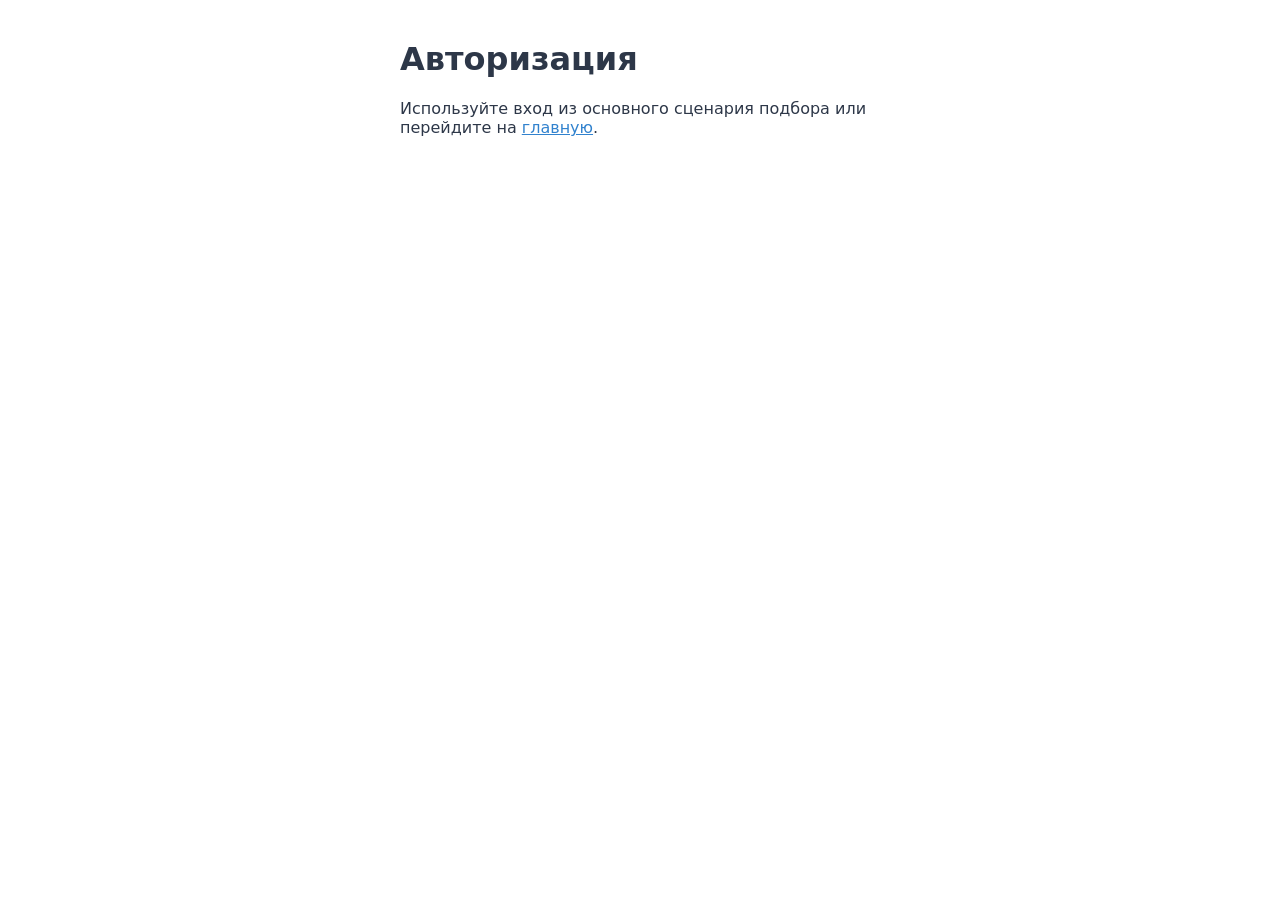
<file: templates/auth.html>
<!DOCTYPE html>
<html lang="ru">
<head>
    <meta charset="UTF-8">
    <meta name="viewport" content="width=device-width, initial-scale=1.0">
    <title>Авторизация</title>
    <style>
        body { font-family: system-ui, sans-serif; max-width: 480px; margin: 40px auto; padding: 0 16px; color: #2d3748; }
        a { color: #3182ce; }
    </style>
</head>
<body>
    <h1>Авторизация</h1>
    <p>Используйте вход из основного сценария подбора или перейдите на <a href="/">главную</a>.</p>
</body>
</html>
</file>
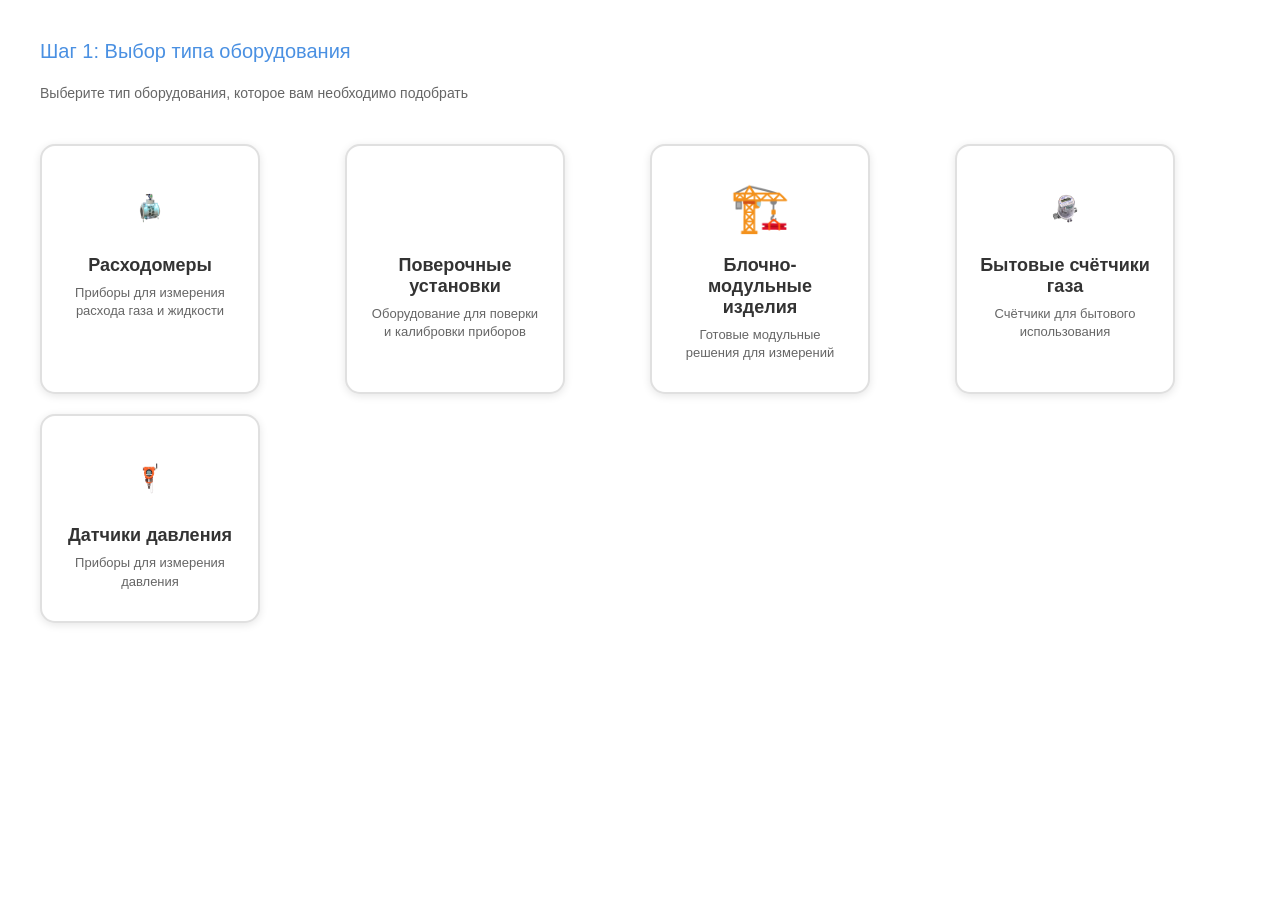
<file: templates/equipment_type.html>
<!DOCTYPE html>
<html lang="ru">
<head>
    <meta charset="UTF-8">
    <meta name="viewport" content="width=device-width, initial-scale=1.0">
    <title>Выбор типа оборудования</title>
    <link rel="stylesheet" href="/static/css/style.css">
    <style>
        .cards-container {
            display: grid;
            grid-template-columns: repeat(auto-fit, minmax(250px, 1fr));
            gap: 20px;
            margin-top: 30px;
            max-width: 1200px;
            margin-left: auto;
            margin-right: auto;
        }
        
        .card {
            background: white;
            border: 2px solid #e0e0e0;
            border-radius: 15px;
            padding: 30px 20px;
            text-align: center;
            cursor: pointer;
            transition: all 0.3s ease;
            box-shadow: 0 2px 8px rgba(0,0,0,0.1);
        }
        
        .card:hover {
            transform: translateY(-5px);
            border-color: #4a90e2;
            box-shadow: 0 4px 16px rgba(74, 144, 226, 0.3);
        }
        
        .card-icon {
            font-size: 48px;
            margin-bottom: 15px;
        }
        
        .card-title {
            font-size: 18px;
            font-weight: 600;
            color: #333;
            margin-bottom: 8px;
        }
        
        .card-description {
            font-size: 13px;
            color: #666;
            line-height: 1.4;
        }
    </style>
</head>
<body>
    <div class="container">
        <h1 class="step-title">Шаг 1: Выбор типа оборудования</h1>
        
        <p class="step-description">
            Выберите тип оборудования, которое вам необходимо подобрать
        </p>
        
        <div class="cards-container">
            <div class="card" data-equipment-type="flowmeters">
                <div class="card-icon"><img src="/static/images/rashodomerchiki.png" alt="Расходомеры" style="width: 32px; height: 32px;"></div>
                <div class="card-title">Расходомеры</div>
                <div class="card-description">Приборы для измерения расхода газа и жидкости</div>
            </div>
            
            <div class="card" data-equipment-type="verification">
                <div class="card-icon"><img src="/static/images/poverkaik.png" alt="Поверочные установки" style="width: 32px; height: 32px;"></div>
                <div class="card-title">Поверочные установки</div>
                <div class="card-description">Оборудование для поверки и калибровки приборов</div>
            </div>
            
            <div class="card" data-equipment-type="modular">
                <div class="card-icon">🏗️</div>
                <div class="card-title">Блочно-модульные изделия</div>
                <div class="card-description">Готовые модульные решения для измерений</div>
            </div>
            
            <div class="card" data-equipment-type="household">
                <div class="card-icon"><img src="/static/images/grand.png" alt="Бытовые счётчики газа" style="width: 32px; height: 32px;"></div>
                <div class="card-title">Бытовые счётчики газа</div>
                <div class="card-description">Счётчики для бытового использования</div>
            </div>
            
            <div class="card" data-equipment-type="pressure">
                <div class="card-icon"><img src="/static/images/dd.png" alt="Датчики давления" style="width: 32px; height: 32px;"></div>
                <div class="card-title">Датчики давления</div>
                <div class="card-description">Приборы для измерения давления</div>
            </div>
        </div>
    </div>

    <script>
        // Обработка клика по карточкам
        document.addEventListener('click', (e) => {
            const card = e.target.closest('.card[data-equipment-type]');
            if (!card) return;
            
            const equipmentType = card.getAttribute('data-equipment-type');
            
            // Переход на следующий шаг с параметром типа оборудования
            window.location.href = `/medium?equipment_type=${encodeURIComponent(equipmentType)}`;
        });
    </script>
</body>
</html>
</file>
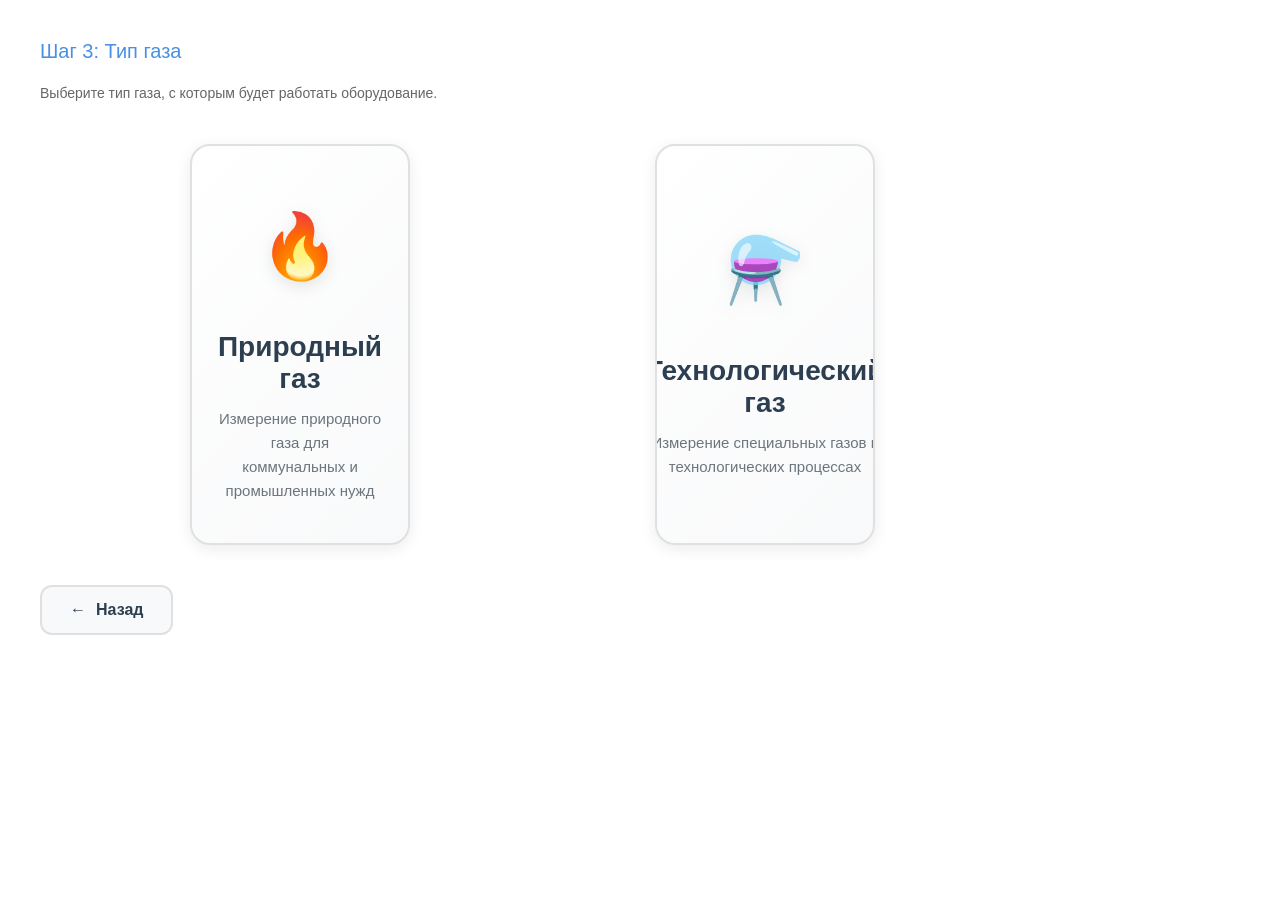
<file: templates/gas_type.html>
<!DOCTYPE html>
<html lang="ru">
<head>
  <meta charset="UTF-8" />
  <meta name="viewport" content="width=device-width, initial-scale=1.0" />
  <title>Шаг 3: Тип газа</title>
  <link rel="stylesheet" href="/static/css/style.css" />
  <style>
    /* === СТИЛИ ДЛЯ КАРТОЧЕК ВЫБОРА ТИПА ГАЗА === */
    .cards-container-gas {
      display: grid;
      grid-template-columns: repeat(auto-fit, minmax(280px, 1fr));
      gap: 30px;
      margin-top: 40px;
      max-width: 900px;
      margin-left: auto;
      margin-right: auto;
    }
    
    .card-gas {
      position: relative;
      background: linear-gradient(135deg, #ffffff 0%, #f8f9fa 100%);
      border: 2px solid #e0e0e0;
      border-radius: 20px;
      padding: 40px 30px;
      cursor: pointer;
      transition: all 0.4s cubic-bezier(0.4, 0, 0.2, 1);
      box-shadow: 0 4px 15px rgba(0,0,0,0.08);
      overflow: hidden;
      min-height: 280px;
      display: flex;
      flex-direction: column;
      align-items: center;
      justify-content: center;
    }
    
    .card-gas::before {
      content: '';
      position: absolute;
      top: 0;
      left: 0;
      right: 0;
      bottom: 0;
      background: linear-gradient(135deg, rgba(74, 144, 226, 0.05) 0%, rgba(53, 122, 189, 0.05) 100%);
      opacity: 0;
      transition: opacity 0.4s ease;
      border-radius: 18px;
    }
    
    .card-gas:hover {
      transform: translateY(-8px) scale(1.02);
      border-color: #4a90e2;
      box-shadow: 0 12px 35px rgba(74, 144, 226, 0.25);
    }
    
    .card-gas:hover::before {
      opacity: 1;
    }
    
    .card-gas:active {
      transform: translateY(-4px) scale(1.01);
    }
    
    .card-icon-wrapper-gas {
      position: relative;
      width: 120px;
      height: 120px;
      margin: 0 auto 25px;
      display: flex;
      align-items: center;
      justify-content: center;
    }
    
    .card-icon-gas {
      position: relative;
      font-size: 64px;
      z-index: 2;
      transition: all 0.4s ease;
      filter: drop-shadow(0 4px 8px rgba(0,0,0,0.1));
    }
    
    .card-gas:hover .card-icon-gas {
      transform: scale(1.15) rotate(5deg);
      filter: drop-shadow(0 8px 16px rgba(74, 144, 226, 0.3));
    }
    
    .card-glow-gas {
      position: absolute;
      top: 50%;
      left: 50%;
      transform: translate(-50%, -50%);
      width: 100px;
      height: 100px;
      border-radius: 50%;
      opacity: 0;
      transition: all 0.4s ease;
      z-index: 1;
    }
    
    .card-glow-natural {
      background: radial-gradient(circle, rgba(74, 144, 226, 0.3) 0%, transparent 70%);
    }
    
    .card-glow-process {
      background: radial-gradient(circle, rgba(52, 152, 219, 0.3) 0%, transparent 70%);
    }
    
    .card-gas:hover .card-glow-gas {
      opacity: 1;
      width: 140px;
      height: 140px;
    }
    
    .card-content-gas {
      text-align: center;
      position: relative;
      z-index: 2;
    }
    
    .card-title-gas {
      font-size: 28px;
      font-weight: 700;
      color: #2c3e50;
      margin-bottom: 12px;
      transition: color 0.3s ease;
    }
    
    .card-gas:hover .card-title-gas {
      color: #4a90e2;
    }
    
    .card-description-gas {
      font-size: 15px;
      color: #6c757d;
      line-height: 1.6;
      transition: color 0.3s ease;
    }
    
    .card-gas:hover .card-description-gas {
      color: #5a6c7d;
    }
    
    .card-arrow-gas {
      position: absolute;
      bottom: 20px;
      right: 25px;
      font-size: 28px;
      color: #4a90e2;
      opacity: 0;
      transform: translateX(-10px);
      transition: all 0.4s cubic-bezier(0.4, 0, 0.2, 1);
    }
    
    .card-gas:hover .card-arrow-gas {
      opacity: 1;
      transform: translateX(0);
    }
    
    /* Специфичные цвета для типов */
    .card-gas[data-gas-type="natural"]:hover {
      border-color: #4a90e2;
    }
    
    .card-gas[data-gas-type="process"]:hover {
      border-color: #3498db;
    }
    
    .card-gas[data-gas-type="process"]:hover .card-title-gas {
      color: #3498db;
    }
    
    .card-gas[data-gas-type="process"]:hover .card-arrow-gas {
      color: #3498db;
    }
    
    /* Кнопка "Назад" */
    .btn-back {
      display: inline-flex;
      align-items: center;
      gap: 10px;
      padding: 14px 28px;
      background: #f8f9fa;
      border: 2px solid #e0e0e0;
      border-radius: 12px;
      color: #2c3e50;
      font-size: 16px;
      font-weight: 600;
      cursor: pointer;
      transition: all 0.3s ease;
      margin-top: 40px;
    }
    
    .btn-back:hover {
      background: #e9ecef;
      border-color: #4a90e2;
      color: #4a90e2;
      transform: translateX(-5px);
    }
    
    .btn-back .arrow-left {
      display: inline-block;
      transition: transform 0.3s ease;
    }
    
    .btn-back:hover .arrow-left {
      transform: translateX(-3px);
    }
    
    /* Адаптивность */
    @media (max-width: 768px) {
      .cards-container-gas {
        grid-template-columns: 1fr;
        gap: 20px;
      }
      
      .card-gas {
        padding: 30px 20px;
        min-height: 240px;
      }
      
      .card-icon-wrapper-gas {
        width: 100px;
        height: 100px;
      }
      
      .card-icon-gas {
        font-size: 52px;
      }
      
      .card-title-gas {
        font-size: 24px;
      }
      
      .card-description-gas {
        font-size: 14px;
      }
    }
  </style>
</head>
<body>
  <div class="container">
    <h1 class="step-title">Шаг 3: Тип газа</h1>
    <p class="step-description">Выберите тип газа, с которым будет работать оборудование.</p>

    <div class="cards-container-gas">
      <div class="card card-gas" data-gas-type="natural">
        <div class="card-icon-wrapper-gas">
          <div class="card-icon-gas">
            🔥
          </div>
          <div class="card-glow-gas card-glow-natural"></div>
        </div>
        <div class="card-content-gas">
          <div class="card-title-gas">Природный газ</div>
          <div class="card-description-gas">Измерение природного газа для коммунальных и промышленных нужд</div>
        </div>
        <div class="card-arrow-gas">→</div>
      </div>
      
      <div class="card card-gas" data-gas-type="process">
        <div class="card-icon-wrapper-gas">
          <div class="card-icon-gas">
            ⚗️
          </div>
          <div class="card-glow-gas card-glow-process"></div>
        </div>
        <div class="card-content-gas">
          <div class="card-title-gas">Технологический газ</div>
          <div class="card-description-gas">Измерение специальных газов в технологических процессах</div>
        </div>
        <div class="card-arrow-gas">→</div>
      </div>
    </div>

    <button id="back-btn-page" class="btn-back">
      <span class="arrow-left">←</span>
      <span>Назад</span>
    </button>
  </div>
  <script>
    (function(){
      const params = new URLSearchParams(window.location.search);
      document.body.dataset.medium = params.get('medium') || 'gas';
      document.body.dataset.application = params.get('application') || '';
    })();
  </script>
  <script src="/static/js/app.js?v=20250901113600"></script>
</body>
</html>
</file>
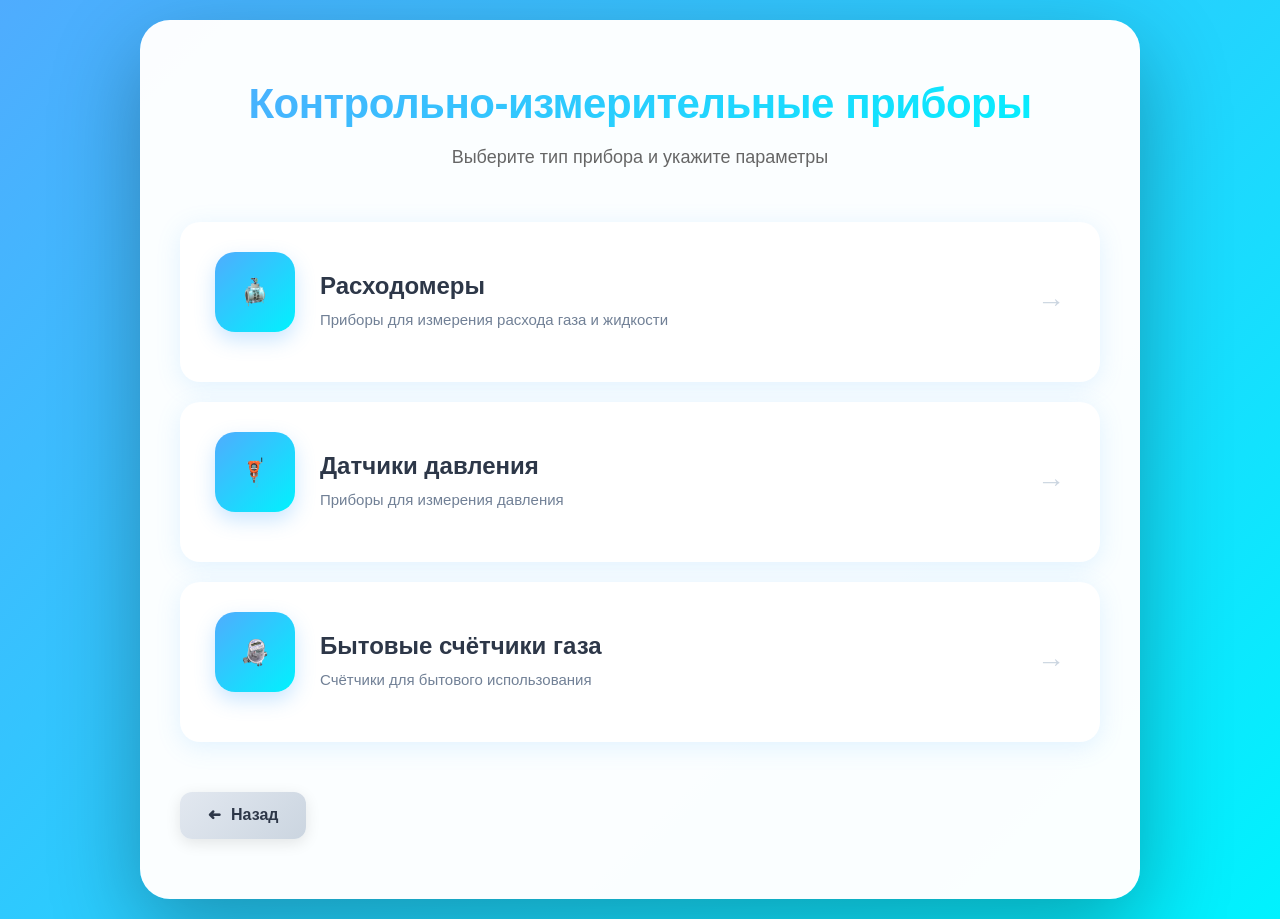
<file: templates/measuring_instruments.html>
<!DOCTYPE html>
<html lang="ru">
<head>
    <meta charset="UTF-8">
    <meta name="viewport" content="width=device-width, initial-scale=1.0">
    <title>Контрольно-измерительные приборы</title>
    <link rel="stylesheet" href="/static/css/style.css">
    <style>
        /* Современный аккордеон-дизайн для КИП */
        body {
            background: linear-gradient(135deg, #4facfe 0%, #00f2fe 100%);
            min-height: 100vh;
            padding: 20px 0;
        }
        
        .container {
            max-width: 1000px;
            margin: 0 auto;
            padding: 60px 40px;
            background: rgba(255, 255, 255, 0.98);
            border-radius: 30px;
            box-shadow: 0 30px 90px rgba(0, 0, 0, 0.3);
            animation: containerFadeIn 0.8s ease-out;
            min-height: auto;
        }
        
        @keyframes containerFadeIn {
            from {
                opacity: 0;
                transform: translateY(30px);
            }
            to {
                opacity: 1;
                transform: translateY(0);
            }
        }
        
        .header-section {
            text-align: center;
            margin-bottom: 50px;
            animation: headerSlideDown 1s ease-out;
        }
        
        @keyframes headerSlideDown {
            from {
                opacity: 0;
                transform: translateY(-20px);
            }
            to {
                opacity: 1;
                transform: translateY(0);
            }
        }
        
        .step-title {
            font-size: 42px;
            font-weight: 700;
            background: linear-gradient(135deg, #4facfe 0%, #00f2fe 100%);
            -webkit-background-clip: text;
            -webkit-text-fill-color: transparent;
            background-clip: text;
            margin-bottom: 15px;
            letter-spacing: -0.5px;
        }
        
        .step-description {
            color: #666;
            font-size: 18px;
            font-weight: 400;
            max-width: 600px;
            margin: 0 auto;
            line-height: 1.6;
        }
        
        .accordion-container {
            display: flex;
            flex-direction: column;
            gap: 20px;
            margin-top: 40px;
        }
        
        .accordion-card {
            background: white;
            border-radius: 20px;
            overflow: hidden;
            box-shadow: 0 5px 25px rgba(79, 172, 254, 0.15);
            transition: all 0.4s cubic-bezier(0.4, 0, 0.2, 1);
            position: relative;
            animation: cardFadeInUp 0.6s ease-out backwards;
        }
        
        .accordion-card:nth-child(1) { animation-delay: 0.1s; }
        .accordion-card:nth-child(2) { animation-delay: 0.2s; }
        .accordion-card:nth-child(3) { animation-delay: 0.3s; }
        
        @keyframes cardFadeInUp {
            from {
                opacity: 0;
                transform: translateY(40px);
            }
            to {
                opacity: 1;
                transform: translateY(0);
            }
        }
        
        .accordion-card::before {
            content: '';
            position: absolute;
            top: 0;
            left: 0;
            right: 0;
            height: 5px;
            background: linear-gradient(90deg, #4facfe 0%, #00f2fe 100%);
            transform: scaleX(0);
            transition: transform 0.4s ease;
        }
        
        .accordion-card:hover {
            transform: translateY(-5px);
            box-shadow: 0 15px 45px rgba(79, 172, 254, 0.25);
        }
        
        .accordion-card:hover::before {
            transform: scaleX(1);
        }
        
        .accordion-card.expanded {
            box-shadow: 0 20px 60px rgba(79, 172, 254, 0.3);
        }
        
        .accordion-card.expanded::before {
            transform: scaleX(1);
        }
        
        .accordion-card.expanded:hover {
            transform: translateY(0);
        }
        
        .card-header {
            display: flex;
            align-items: center;
            padding: 30px 35px;
            gap: 25px;
            position: relative;
            cursor: pointer;
        }
        
        .card-icon {
            font-size: 56px;
            min-width: 80px;
            height: 80px;
            display: flex;
            align-items: center;
            justify-content: center;
            background: linear-gradient(135deg, #4facfe 0%, #00f2fe 100%);
            border-radius: 20px;
            box-shadow: 0 8px 20px rgba(79, 172, 254, 0.3);
            transition: all 0.4s ease;
        }
        
        .accordion-card:hover .card-icon {
            transform: scale(1.1);
        }
        
        .accordion-card.expanded .card-icon {
            transform: rotateY(180deg);
        }
        
        .card-content-wrapper {
            flex: 1;
        }
        
        .card-title {
            font-size: 24px;
            font-weight: 700;
            color: #2d3748;
            margin-bottom: 8px;
            transition: color 0.3s ease;
        }
        
        .accordion-card:hover .card-title {
            color: #4facfe;
        }
        
        .accordion-card.expanded .card-title {
            color: #4facfe;
        }
        
        .card-description {
            font-size: 15px;
            color: #718096;
            line-height: 1.6;
            margin: 0;
        }
        
        .card-arrow {
            font-size: 28px;
            color: #cbd5e0;
            transition: all 0.4s ease;
            margin-left: auto;
        }
        
        .accordion-card:hover .card-arrow {
            color: #4facfe;
        }
        
        .accordion-card.expanded .card-arrow {
            transform: rotate(90deg);
            color: #4facfe;
        }
        
        .card-details {
            max-height: 0;
            overflow: hidden;
            transition: max-height 0.5s cubic-bezier(0.4, 0, 0.2, 1);
        }
        
        .accordion-card.expanded .card-details {
            max-height: 2000px;
        }
        
        .card-details-content {
            padding: 0 35px 30px 35px;
            border-top: 1px solid #e2e8f0;
        }
        
        /* Контент внутри аккордеона - выбор среды/параметров */
        .selection-step {
            margin-top: 25px;
        }
        
        .selection-title {
            font-size: 18px;
            font-weight: 600;
            color: #2d3748;
            margin-bottom: 20px;
            display: flex;
            align-items: center;
            gap: 10px;
        }
        
        .step-badge {
            background: linear-gradient(135deg, #4facfe 0%, #00f2fe 100%);
            color: white;
            padding: 4px 12px;
            border-radius: 12px;
            font-size: 14px;
            font-weight: 600;
        }
        
        .options-grid {
            display: grid;
            grid-template-columns: repeat(auto-fit, minmax(200px, 1fr));
            gap: 15px;
            margin-bottom: 25px;
        }
        
        .option-item {
            padding: 20px;
            background: linear-gradient(135deg, #f6f8fb 0%, #e9ecef 100%);
            border-radius: 15px;
            text-align: center;
            cursor: pointer;
            transition: all 0.3s ease;
            border: 2px solid transparent;
        }
        
        .option-item:hover {
            background: linear-gradient(135deg, #4facfe 0%, #00f2fe 100%);
            color: white;
            transform: translateY(-3px);
            box-shadow: 0 10px 25px rgba(79, 172, 254, 0.3);
        }
        
        .option-item.selected {
            background: linear-gradient(135deg, #4facfe 0%, #00f2fe 100%);
            color: white;
            border-color: #00f2fe;
        }
        
        .option-icon {
            font-size: 36px;
            margin-bottom: 10px;
        }
        
        .option-title {
            font-size: 16px;
            font-weight: 600;
        }
        
        .next-step-btn {
            padding: 14px 28px;
            border: none;
            background: linear-gradient(135deg, #4facfe 0%, #00f2fe 100%);
            color: white;
            border-radius: 12px;
            cursor: pointer;
            font-weight: 600;
            font-size: 16px;
            transition: all 0.3s ease;
            box-shadow: 0 4px 15px rgba(79, 172, 254, 0.3);
            display: none;
        }
        
        .next-step-btn.show {
            display: inline-block;
        }
        
        .next-step-btn:hover {
            transform: translateY(-2px);
            box-shadow: 0 6px 20px rgba(79, 172, 254, 0.5);
        }
        
        /* Навигационные кнопки */
        .navigation-buttons {
            margin-top: 50px;
            display: flex;
            justify-content: flex-start;
            animation: navFadeIn 1s ease-out 0.5s backwards;
        }
        
        @keyframes navFadeIn {
            from {
                opacity: 0;
                transform: translateY(20px);
            }
            to {
                opacity: 1;
                transform: translateY(0);
            }
        }
        
        .btn {
            padding: 14px 28px;
            border: none;
            background: linear-gradient(135deg, #e2e8f0 0%, #cbd5e0 100%);
            color: #2d3748;
            border-radius: 12px;
            cursor: pointer;
            font-weight: 600;
            transition: all 0.3s ease;
            font-size: 16px;
            display: inline-flex;
            align-items: center;
            gap: 10px;
            box-shadow: 0 4px 15px rgba(0, 0, 0, 0.1);
        }
        
        .btn:hover {
            background: linear-gradient(135deg, #cbd5e0 0%, #a0aec0 100%);
            transform: translateY(-2px);
            box-shadow: 0 6px 20px rgba(0, 0, 0, 0.15);
        }
        
        .btn:active {
            transform: translateY(0);
        }
        
        /* Адаптивность */
        @media (max-width: 768px) {
            .container {
                padding: 40px 20px;
                border-radius: 20px;
            }
            
            .step-title {
                font-size: 32px;
            }
            
            .step-description {
                font-size: 16px;
            }
            
            .card-header {
                padding: 20px;
            }
            
            .card-icon {
                font-size: 48px;
                min-width: 70px;
                height: 70px;
            }
            
            .card-title {
                font-size: 20px;
        }
        
            .card-arrow {
                position: absolute;
                top: 20px;
                right: 20px;
            }
            
            .card-details-content {
                padding: 0 20px 20px 20px;
            }
            
            .options-grid {
                grid-template-columns: 1fr;
            }
        }
        
        /* Модальное окно */
        .modal-overlay {
            position: fixed;
            top: 0;
            left: 0;
            width: 100%;
            height: 100%;
            background: rgba(0, 0, 0, 0.5);
            display: flex;
            justify-content: center;
            align-items: center;
            z-index: 1000;
            overflow-y: auto;
        }
        
        .modal-content-large {
            background: white;
            border-radius: 15px;
            width: 90%;
            max-width: 600px;
            max-height: 90vh;
            overflow-y: auto;
            box-shadow: 0 4px 20px rgba(0,0,0,0.3);
            margin: 20px;
        }
        
        .modal-header {
            padding: 20px 25px;
            border-bottom: 2px solid #e0e0e0;
            display: flex;
            justify-content: space-between;
            align-items: center;
            background: linear-gradient(135deg, #4facfe, #00f2fe);
            color: white;
            border-radius: 15px 15px 0 0;
        }
        
        .modal-header h2 {
            margin: 0;
            font-size: 22px;
        }
        
        .modal-close {
            background: none;
            border: none;
            font-size: 32px;
            color: white;
            cursor: pointer;
            padding: 0;
            width: 35px;
            height: 35px;
            display: flex;
            align-items: center;
            justify-content: center;
            border-radius: 50%;
            transition: background 0.2s;
        }
        
        .modal-close:hover {
            background: rgba(255,255,255,0.2);
        }
        
        .modal-body {
            padding: 25px;
        }
        
        .contact-info-banner {
            display: flex;
            gap: 15px;
            padding: 20px;
            background: linear-gradient(135deg, #f8f9fa, #e8f4fd);
            border-left: 4px solid #4facfe;
            border-radius: 10px;
            margin-bottom: 25px;
            box-shadow: 0 2px 8px rgba(79, 172, 254, 0.1);
        }
        
        .contact-info-icon {
            font-size: 32px;
            flex-shrink: 0;
        }
        
        .contact-info-text {
            flex: 1;
        }
        
        .contact-info-text strong {
            display: block;
            color: #2c3e50;
            font-size: 16px;
            margin-bottom: 5px;
        }
        
        .contact-info-text p {
            margin: 5px 0;
            color: #555;
            font-size: 14px;
        }
        
        .contact-details {
            display: flex;
            flex-wrap: wrap;
            gap: 15px;
            margin-top: 10px;
        }
        
        .contact-link {
            display: inline-flex;
            align-items: center;
            gap: 5px;
            color: #4facfe;
            text-decoration: none;
            font-weight: 600;
            font-size: 14px;
            padding: 5px 10px;
            background: white;
            border-radius: 6px;
            transition: all 0.2s;
        }
        
        .contact-link:hover {
            background: #4facfe;
            color: white;
            transform: translateY(-1px);
            box-shadow: 0 2px 6px rgba(79, 172, 254, 0.3);
        }
        
        .template-info-block {
            background: linear-gradient(135deg, #fff9e6, #fffaf0);
            border: 2px solid #ffd700;
            border-radius: 10px;
            padding: 20px;
            display: flex;
            flex-direction: column;
            gap: 15px;
            box-shadow: 0 2px 8px rgba(255, 215, 0, 0.15);
        }
        
        .template-info-header {
            display: flex;
            gap: 12px;
            align-items: flex-start;
        }
        
        .template-icon {
            font-size: 28px;
            flex-shrink: 0;
        }
        
        .template-info-header strong {
            display: block;
            color: #2c3e50;
            font-size: 15px;
            margin-bottom: 5px;
        }
        
        .template-info-header p {
            margin: 0;
            color: #666;
            font-size: 13px;
        }
        
        .download-template-btn {
            display: inline-flex;
            align-items: center;
            gap: 10px;
            padding: 12px 20px;
            background: linear-gradient(135deg, #ffd700, #ffed4e);
            color: #2c3e50;
            text-decoration: none;
            border-radius: 8px;
            font-weight: 600;
            font-size: 14px;
            transition: all 0.3s;
            border: 2px solid #ffd700;
            align-self: flex-start;
            box-shadow: 0 2px 4px rgba(255, 215, 0, 0.3);
        }
        
        .download-template-btn:hover {
            background: linear-gradient(135deg, #ffed4e, #ffd700);
            transform: translateY(-2px);
            box-shadow: 0 4px 12px rgba(255, 215, 0, 0.5);
        }
        
        .download-icon {
            font-size: 18px;
            animation: bounce 2s infinite;
        }
        
        @keyframes bounce {
            0%, 20%, 50%, 80%, 100% {
                transform: translateY(0);
            }
            40% {
                transform: translateY(-5px);
            }
            60% {
                transform: translateY(-3px);
            }
        }
        
        .info-block {
            background: linear-gradient(135deg, #e8f4fd, #f8f9fa);
            border: 2px solid #4facfe;
            border-radius: 10px;
            padding: 20px;
            display: flex;
            gap: 15px;
            box-shadow: 0 2px 8px rgba(79, 172, 254, 0.1);
        }
        
        .info-icon {
            font-size: 32px;
            flex-shrink: 0;
        }
        
        .info-text {
            flex: 1;
        }
        
        .info-text strong {
            display: block;
            color: #2c3e50;
            font-size: 15px;
            margin-bottom: 5px;
        }
        
        .info-text p {
            margin: 0;
            color: #666;
            font-size: 13px;
        }
        
        .form-group {
            margin-bottom: 20px;
        }
        
        .form-group label {
            display: block;
            margin-bottom: 8px;
            font-weight: 600;
            color: #333;
            font-size: 14px;
        }
        
        .required {
            color: #e74c3c;
        }
        
        .form-group input[type="text"],
        .form-group input[type="tel"],
        .form-group input[type="email"],
        .form-group textarea {
            width: 100%;
            padding: 12px;
            border: 2px solid #e0e0e0;
            border-radius: 8px;
            font-size: 14px;
            transition: border-color 0.2s;
            box-sizing: border-box;
        }
        
        .form-group input:focus,
        .form-group textarea:focus {
            outline: none;
            border-color: #4facfe;
        }
        
        .form-group textarea {
            resize: vertical;
            font-family: inherit;
        }
        
        .file-upload-wrapper {
            position: relative;
        }
        
        .form-group input[type="file"] {
            position: absolute;
            opacity: 0;
            width: 0;
            height: 0;
        }
        
        .file-upload-label {
            display: flex;
            align-items: center;
            justify-content: center;
            gap: 10px;
            padding: 20px;
            border: 2px dashed #4facfe;
            border-radius: 8px;
            background: #f8f9fa;
            cursor: pointer;
            transition: all 0.2s;
        }
        
        .file-upload-label:hover {
            background: #e8f4fd;
            border-color: #00f2fe;
        }
        
        .file-upload-icon {
            font-size: 24px;
        }
        
        .file-upload-text {
            color: #4facfe;
            font-weight: 600;
        }
        
        .file-name {
            margin-top: 10px;
            padding: 8px 12px;
            background: #e8f4fd;
            border-radius: 6px;
            color: #4facfe;
            font-size: 13px;
            display: none;
        }
        
        .file-name.show {
            display: block;
        }
        
        .form-help {
            display: block;
            margin-top: 5px;
            color: #666;
            font-size: 12px;
        }
        
        .form-actions {
            display: flex;
            gap: 15px;
            justify-content: flex-end;
            margin-top: 25px;
            padding-top: 20px;
            border-top: 1px solid #e0e0e0;
        }
        
        .btn-primary {
            background: linear-gradient(135deg, #4facfe, #00f2fe);
            color: white;
            padding: 12px 24px;
            border: none;
            border-radius: 8px;
            font-size: 16px;
            font-weight: 600;
            cursor: pointer;
            transition: all 0.2s;
        }
        
        .btn-primary:hover {
            transform: translateY(-2px);
            box-shadow: 0 4px 12px rgba(79, 172, 254, 0.4);
        }
        
        .btn-secondary {
            background: #e0e0e0;
            color: #333;
            padding: 12px 24px;
            border: none;
            border-radius: 8px;
            font-size: 16px;
            font-weight: 600;
            cursor: pointer;
            transition: all 0.2s;
        }
        
        .btn-secondary:hover {
            background: #d0d0d0;
        }
    </style>
</head>
<body>
    <div class="container">
        <div class="header-section">
            <h1 class="step-title">Контрольно-измерительные приборы</h1>
        <p class="step-description">
                Выберите тип прибора и укажите параметры
        </p>
        </div>
        
        <div class="accordion-container">
            <!-- Расходомеры - с выбором среды -->
            <div class="accordion-card" data-equipment-type="flowmeters">
                <div class="card-header">
                <div class="card-icon"><img src="/static/images/rashodomerchiki.png" alt="Расходомеры" style="width: 32px; height: 32px;"></div>
                    <div class="card-content-wrapper">
                <div class="card-title">Расходомеры</div>
                        <p class="card-description">Приборы для измерения расхода газа и жидкости</p>
                    </div>
                    <div class="card-arrow">→</div>
                </div>
                <div class="card-details">
                    <div class="card-details-content">
                        <!-- Шаг 1: Выбор среды -->
                        <div class="selection-step" id="flowmeter-medium-step">
                            <div class="selection-title">
                                <span class="step-badge">Шаг 1</span>
                                <span>Выберите измеряемую среду</span>
                            </div>
                            <div class="options-grid">
                                <div class="option-item" data-medium="gas" onclick="selectMedium('gas')">
                                    <div class="option-icon">🔥</div>
                                    <div class="option-title">Газ</div>
                                </div>
                                <div class="option-item" data-medium="liquid" onclick="selectMedium('liquid')">
                                    <div class="option-icon">💧</div>
                                    <div class="option-title">Жидкость</div>
                                </div>
                            </div>
            </div>
            
                        <!-- Шаг 2: Если выбран газ - выбор сферы применения -->
                        <div class="selection-step" id="flowmeter-application-step" style="display: none;">
                            <div class="selection-title">
                                <span class="step-badge">Шаг 2</span>
                                <span>Выберите сферу применения</span>
                            </div>
                            <div class="options-grid">
                                <div class="option-item" data-application="industrial" onclick="selectApplication('industrial')">
                                    <div class="option-icon">🏭</div>
                                    <div class="option-title">Промышленное</div>
                                </div>
                                <div class="option-item" data-application="utility" onclick="selectApplication('utility')">
                                    <div class="option-icon">🏘️</div>
                                    <div class="option-title">Коммунально-бытовое</div>
                                </div>
                            </div>
                        </div>
                        
                        <!-- Шаг 3: Выбор типа газа -->
                        <div class="selection-step" id="flowmeter-gas-type-step" style="display: none;">
                            <div class="selection-title">
                                <span class="step-badge">Шаг 3</span>
                                <span>Выберите тип газа</span>
                            </div>
                            <div class="options-grid">
                                <div class="option-item" data-gas-type="natural" onclick="selectGasType('natural')">
                                    <div class="option-icon">🔥</div>
                                    <div class="option-title">Природный газ</div>
                                </div>
                                <div class="option-item" data-gas-type="technical" onclick="selectGasType('technical')">
                                    <div class="option-icon">⚙️</div>
                                    <div class="option-title">Технические газы</div>
                                </div>
                            </div>
                            <button class="next-step-btn" id="gas-params-btn" onclick="goToParams()">
                                Перейти к параметрам →
                            </button>
                        </div>
                        
                        <!-- Шаг 2: Если выбрана жидкость - сразу к параметрам (только промышленное) -->
                        <div class="selection-step" id="flowmeter-liquid-step" style="display: none;">
                            <div class="selection-title">
                                <span class="step-badge">Шаг 2</span>
                                <span>Для жидкости доступно только промышленное оборудование</span>
                            </div>
                            <button class="next-step-btn show" onclick="window.location.href='/params?equipment_type=flowmeters&medium=liquid&application=industrial'">
                                Перейти к параметрам →
                            </button>
                        </div>
                    </div>
                </div>
            </div>
            
            <!-- Датчики давления - модальное окно -->
            <div class="accordion-card" data-equipment-type="pressure">
                <div class="card-header">
                <div class="card-icon"><img src="/static/images/dd.png" alt="Датчики давления" style="width: 32px; height: 32px;"></div>
                    <div class="card-content-wrapper">
                <div class="card-title">Датчики давления</div>
                        <p class="card-description">Приборы для измерения давления</p>
                    </div>
                    <div class="card-arrow">→</div>
                </div>
                <div class="card-details">
                    <div class="card-details-content">
                        <div class="selection-step">
                            <div class="selection-title">
                                <span class="step-badge">Заявка</span>
                                <span>Оставьте заявку на подбор датчиков</span>
                            </div>
                            <button class="next-step-btn show" onclick="openModal('pressure')">
                                Оставить заявку →
                            </button>
                        </div>
                    </div>
                </div>
            </div>
            
            <!-- Бытовые счётчики газа - модальное окно -->
            <div class="accordion-card" data-equipment-type="household">
                <div class="card-header">
                <div class="card-icon"><img src="/static/images/grand.png" alt="Бытовые счётчики газа" style="width: 32px; height: 32px;"></div>
                    <div class="card-content-wrapper">
                <div class="card-title">Бытовые счётчики газа</div>
                        <p class="card-description">Счётчики для бытового использования</p>
                    </div>
                    <div class="card-arrow">→</div>
                </div>
                <div class="card-details">
                    <div class="card-details-content">
                        <div class="selection-step">
                            <div class="selection-title">
                                <span class="step-badge">Заявка</span>
                                <span>Оставьте заявку на подбор счётчиков</span>
                            </div>
                            <button class="next-step-btn show" onclick="openModal('household')">
                                Оставить заявку →
                            </button>
                        </div>
                    </div>
                </div>
            </div>
        </div>
        
        <div class="navigation-buttons">
            <button id="back-btn-page" class="btn" onclick="window.location.href='/'">
                <span style="display:inline-block; transform: rotate(180deg);">➜</span>
                <span>Назад</span>
            </button>
        </div>
    </div>

    <!-- Модальное окно для датчиков давления -->
    <div id="pressure-modal" class="modal-overlay" style="display: none;">
        <div class="modal-content-large">
            <div class="modal-header">
                <h2>Заявка на датчики давления</h2>
                <button class="modal-close" onclick="closeModal('pressure')">&times;</button>
            </div>
            <div class="modal-body">
                <div class="contact-info-banner">
                    <div class="contact-info-icon">💬</div>
                    <div class="contact-info-text">
                        <strong>Есть вопросы? Хотите получить консультацию?</strong>
                        <p>Позвоните или напишите нам!</p>
                        <div class="contact-details">
                            <a href="tel:+78632037780" class="contact-link">📞 +7 (863) 203-77-80</a>
                            <a href="mailto:info@turbo-don.ru" class="contact-link">✉️ info@turbo-don.ru</a>
                        </div>
                    </div>
                </div>
                
                <form id="pressure-form" enctype="multipart/form-data">
                    <div class="form-group">
                        <label for="p-fullname">ФИО <span class="required">*</span></label>
                        <input type="text" id="p-fullname" name="fullname" required placeholder="Иванов Иван Иванович">
                    </div>
                    
                    <div class="form-group">
                        <label for="p-organization">Организация <span class="required">*</span></label>
                        <input type="text" id="p-organization" name="organization" required placeholder="ООО 'Название компании'">
                    </div>
                    
                    <div class="form-group">
                        <label for="p-position">Должность <span class="required">*</span></label>
                        <input type="text" id="p-position" name="position" required placeholder="Инженер">
                    </div>
                    
                    <div class="form-group">
                        <label for="p-phone">Телефон <span class="required">*</span></label>
                        <input type="tel" id="p-phone" name="phone" required placeholder="+7 (999) 123-45-67">
                    </div>
                    
                    <div class="form-group">
                        <label for="p-email">Email <span class="required">*</span></label>
                        <input type="email" id="p-email" name="email" required placeholder="example@company.ru">
                    </div>
                    
                    <div class="form-group">
                        <div class="template-info-block">
                            <div class="template-info-header">
                                <span class="template-icon">📋</span>
                                <div>
                                    <strong>Прикрепите свое ТЗ или заполните наш опросный лист</strong>
                                    <p>Скачайте шаблон, заполните его и прикрепите ниже</p>
                                </div>
                            </div>
                            <a href="/download/questionnaire/ps" class="download-template-btn" download>
                                <span class="download-icon">⬇️</span>
                                <span>Скачать опросный лист (DOCX)</span>
                            </a>
                        </div>
                    </div>
                    
                    <div class="form-group">
                        <label for="p-tz-file">Техническое задание <span class="required">*</span></label>
                        <div class="file-upload-wrapper">
                            <input type="file" id="p-tz-file" name="tz_file" required accept=".pdf,.doc,.docx,.txt,.zip,.rar">
                            <label for="p-tz-file" class="file-upload-label">
                                <span class="file-upload-icon">📎</span>
                                <span class="file-upload-text">Выберите файл или перетащите сюда</span>
                            </label>
                            <div class="file-name" id="p-file-name"></div>
                        </div>
                        <small class="form-help">Форматы: PDF, DOC, DOCX, TXT, ZIP, RAR (макс. 10 МБ)</small>
                    </div>
                    
                    <div class="form-group">
                        <label for="p-comment">Комментарий (необязательно)</label>
                        <textarea id="p-comment" name="comment" rows="4" placeholder="Дополнительная информация или пожелания"></textarea>
                    </div>
                    
                    <input type="hidden" name="equipment_type" value="pressure">
                    
                    <div class="form-actions">
                        <button type="button" class="btn btn-secondary" onclick="closeModal('pressure')">Отмена</button>
                        <button type="submit" class="btn btn-primary">Отправить заявку</button>
                    </div>
                </form>
            </div>
        </div>
    </div>

    <!-- Модальное окно для бытовых счётчиков газа -->
    <div id="household-modal" class="modal-overlay" style="display: none;">
        <div class="modal-content-large">
            <div class="modal-header">
                <h2>Заявка на бытовые счётчики газа</h2>
                <button class="modal-close" onclick="closeModal('household')">&times;</button>
            </div>
            <div class="modal-body">
                <div class="contact-info-banner">
                    <div class="contact-info-icon">💬</div>
                    <div class="contact-info-text">
                        <strong>Есть вопросы? Хотите получить консультацию?</strong>
                        <p>Позвоните или напишите нам!</p>
                        <div class="contact-details">
                            <a href="tel:+78632037780" class="contact-link">📞 +7 (863) 203-77-80</a>
                            <a href="mailto:info@turbo-don.ru" class="contact-link">✉️ info@turbo-don.ru</a>
                        </div>
                    </div>
                </div>
                
                <form id="household-form" enctype="multipart/form-data">
                    <div class="form-group">
                        <label for="h-fullname">ФИО <span class="required">*</span></label>
                        <input type="text" id="h-fullname" name="fullname" required placeholder="Иванов Иван Иванович">
                    </div>
                    
                    <div class="form-group">
                        <label for="h-organization">Организация <span class="required">*</span></label>
                        <input type="text" id="h-organization" name="organization" required placeholder="ООО 'Название компании'">
                    </div>
                    
                    <div class="form-group">
                        <label for="h-position">Должность <span class="required">*</span></label>
                        <input type="text" id="h-position" name="position" required placeholder="Инженер">
                    </div>
                    
                    <div class="form-group">
                        <label for="h-phone">Телефон <span class="required">*</span></label>
                        <input type="tel" id="h-phone" name="phone" required placeholder="+7 (999) 123-45-67">
                    </div>
                    
                    <div class="form-group">
                        <label for="h-email">Email <span class="required">*</span></label>
                        <input type="email" id="h-email" name="email" required placeholder="example@company.ru">
                    </div>
                    
                    <div class="form-group">
                        <div class="info-block">
                            <div class="info-icon">ℹ️</div>
                            <div class="info-text">
                                <strong>Прикрепите ваше техническое задание</strong>
                                <p>Загрузите файл с описанием ваших требований к бытовым счётчикам газа</p>
                            </div>
                        </div>
                    </div>
                    
                    <div class="form-group">
                        <label for="h-tz-file">Техническое задание <span class="required">*</span></label>
                        <div class="file-upload-wrapper">
                            <input type="file" id="h-tz-file" name="tz_file" required accept=".pdf,.doc,.docx,.txt,.zip,.rar">
                            <label for="h-tz-file" class="file-upload-label">
                                <span class="file-upload-icon">📎</span>
                                <span class="file-upload-text">Выберите файл или перетащите сюда</span>
                            </label>
                            <div class="file-name" id="h-file-name"></div>
                        </div>
                        <small class="form-help">Форматы: PDF, DOC, DOCX, TXT, ZIP, RAR (макс. 10 МБ)</small>
                    </div>
                    
                    <div class="form-group">
                        <label for="h-comment">Комментарий (необязательно)</label>
                        <textarea id="h-comment" name="comment" rows="4" placeholder="Дополнительная информация или пожелания"></textarea>
                    </div>
                    
                    <input type="hidden" name="equipment_type" value="household">
                    
                    <div class="form-actions">
                        <button type="button" class="btn btn-secondary" onclick="closeModal('household')">Отмена</button>
                        <button type="submit" class="btn btn-primary">Отправить заявку</button>
                    </div>
                </form>
            </div>
        </div>
    </div>

    <script>
        let selectedMedium = null;
        let selectedGasType = null;
        let selectedApplication = null;
        
        // Обработка клика по заголовку аккордеона
        document.querySelectorAll('.card-header').forEach(header => {
            header.addEventListener('click', function(e) {
                const card = this.closest('.accordion-card');
                const isExpanded = card.classList.contains('expanded');
                
                // Закрываем все карточки
                document.querySelectorAll('.accordion-card').forEach(c => {
                    c.classList.remove('expanded');
                });
                
                // Если карточка была закрыта, открываем её
                if (!isExpanded) {
                    card.classList.add('expanded');
                }
                
                // Добавляем эффект ripple
                const ripple = document.createElement('span');
                ripple.style.cssText = `
                    position: absolute;
                    border-radius: 50%;
                    background: rgba(79, 172, 254, 0.3);
                    width: 100px;
                    height: 100px;
                    margin-left: -50px;
                    margin-top: -50px;
                    animation: ripple 0.6s;
                    pointer-events: none;
                `;
                ripple.style.left = e.clientX - header.getBoundingClientRect().left + 'px';
                ripple.style.top = e.clientY - header.getBoundingClientRect().top + 'px';
                header.appendChild(ripple);
                
                setTimeout(() => ripple.remove(), 600);
            });
        });
            
        // Добавляем CSS для анимации ripple
        const style = document.createElement('style');
        style.textContent = `
            @keyframes ripple {
                from {
                    opacity: 1;
                    transform: scale(0);
                }
                to {
                    opacity: 0;
                    transform: scale(4);
                }
            }
        `;
        document.head.appendChild(style);
        
        // Выбор среды для расходомеров
        function selectMedium(medium) {
            selectedMedium = medium;
            
            // Убираем выделение со всех опций
            document.querySelectorAll('[data-medium]').forEach(el => {
                el.classList.remove('selected');
            });
            
            // Выделяем выбранную опцию
            document.querySelector(`[data-medium="${medium}"]`).classList.add('selected');
            
            // Скрываем все следующие шаги
            document.getElementById('flowmeter-application-step').style.display = 'none';
            document.getElementById('flowmeter-gas-type-step').style.display = 'none';
            document.getElementById('flowmeter-liquid-step').style.display = 'none';
            
            // Показываем следующий шаг
            if (medium === 'gas') {
                document.getElementById('flowmeter-application-step').style.display = 'block';
            } else if (medium === 'liquid') {
                document.getElementById('flowmeter-liquid-step').style.display = 'block';
            }
        }
        
        // Выбор сферы применения (сначала это!)
        function selectApplication(application) {
            selectedApplication = application;
            
            // Убираем выделение со всех опций
            document.querySelectorAll('[data-application]').forEach(el => {
                el.classList.remove('selected');
            });
            
            // Выделяем выбранную опцию
            document.querySelector(`[data-application="${application}"]`).classList.add('selected');
            
            // Показываем шаг выбора типа газа
            document.getElementById('flowmeter-gas-type-step').style.display = 'block';
        }
        
        // Выбор типа газа (потом это!)
        function selectGasType(gasType) {
            selectedGasType = gasType;
            
            // Убираем выделение со всех опций
            document.querySelectorAll('[data-gas-type]').forEach(el => {
                el.classList.remove('selected');
            });
            
            // Выделяем выбранную опцию
            document.querySelector(`[data-gas-type="${gasType}"]`).classList.add('selected');
            
            // Показываем кнопку перехода
            document.getElementById('gas-params-btn').classList.add('show');
        }
        
        // Переход к параметрам с учетом всех выборов
        function goToParams() {
            if (selectedMedium && selectedGasType && selectedApplication) {
                window.location.href = `/params?equipment_type=flowmeters&medium=${selectedMedium}&gas_type=${selectedGasType}&application=${selectedApplication}`;
            }
        }
        
        // Функции для модальных окон
        function openModal(type) {
            document.getElementById(type + '-modal').style.display = 'flex';
            document.body.style.overflow = 'hidden';
        }
        
        function closeModal(type) {
            document.getElementById(type + '-modal').style.display = 'none';
            document.body.style.overflow = 'auto';
            const form = document.getElementById(type + '-form');
            if (form) {
                form.reset();
                const fileName = document.getElementById(type.charAt(0) + '-file-name');
                if (fileName) fileName.classList.remove('show');
        }
        }
        
        // Закрытие по клику вне модального окна
        document.querySelectorAll('.modal-overlay').forEach(modal => {
            modal.addEventListener('click', function(e) {
                if (e.target === this) {
                    const modalId = this.id.replace('-modal', '');
                    closeModal(modalId);
                }
            });
        });
        
        // Показать имя файла для датчиков давления
        document.getElementById('p-tz-file')?.addEventListener('change', function(e) {
            const fileName = e.target.files[0]?.name;
            const fileNameDiv = document.getElementById('p-file-name');
            if (fileName) {
                fileNameDiv.textContent = '📄 ' + fileName;
                fileNameDiv.classList.add('show');
            } else {
                fileNameDiv.classList.remove('show');
            }
        });
        
        // Показать имя файла для бытовых счётчиков
        document.getElementById('h-tz-file')?.addEventListener('change', function(e) {
            const fileName = e.target.files[0]?.name;
            const fileNameDiv = document.getElementById('h-file-name');
            if (fileName) {
                fileNameDiv.textContent = '📄 ' + fileName;
                fileNameDiv.classList.add('show');
            } else {
                fileNameDiv.classList.remove('show');
            }
        });
        
        // Обработка отправки формы датчиков давления
        document.getElementById('pressure-form')?.addEventListener('submit', async function(e) {
            e.preventDefault();
            await submitEquipmentForm(this, 'pressure');
        });
        
        // Обработка отправки формы бытовых счётчиков
        document.getElementById('household-form')?.addEventListener('submit', async function(e) {
            e.preventDefault();
            await submitEquipmentForm(this, 'household');
        });
        
        // Общая функция отправки формы
        async function submitEquipmentForm(form, type) {
            const formData = new FormData(form);
            const submitBtn = form.querySelector('button[type="submit"]');
            const originalText = submitBtn.textContent;
            
            submitBtn.disabled = true;
            submitBtn.textContent = 'Отправка...';
            
            try {
                const response = await fetch('/api/submit-modular-request', {
                    method: 'POST',
                    body: formData
                });
                
                const result = await response.json();
                
                if (response.ok && result.status === 'success') {
                    alert('✅ Заявка успешно отправлена!\n\nМы свяжемся с вами в ближайшее время.');
                    closeModal(type);
                } else {
                    alert('❌ Ошибка при отправке заявки:\n' + (result.message || 'Неизвестная ошибка'));
                }
            } catch (error) {
                console.error('Ошибка:', error);
                alert('❌ Произошла ошибка при отправке заявки.\nПожалуйста, попробуйте позже или свяжитесь с нами напрямую.');
            } finally {
                submitBtn.disabled = false;
                submitBtn.textContent = originalText;
            }
        }
    </script>
</body>
</html>
</file>
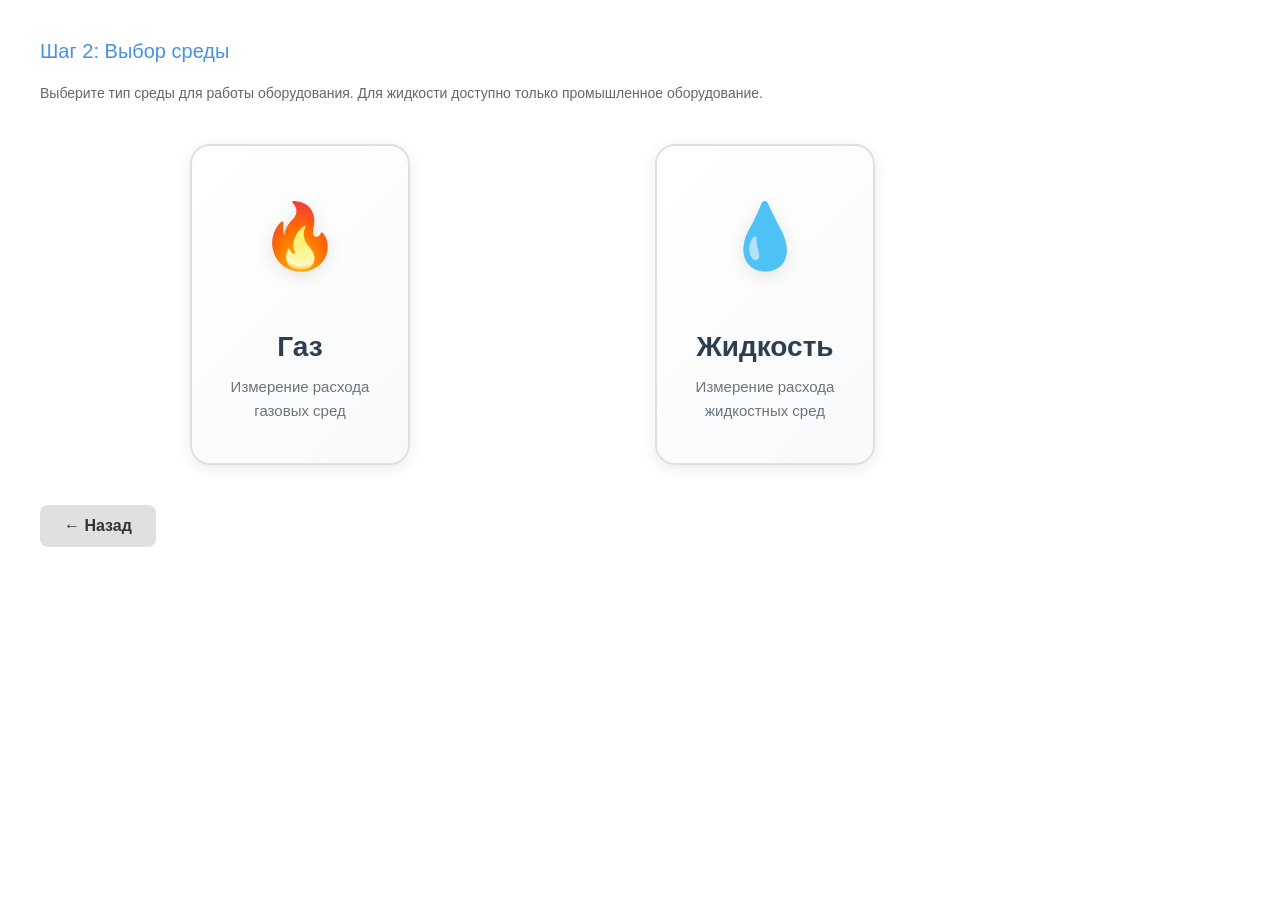
<file: templates/medium.html>
<!DOCTYPE html>
<html lang="ru">
<head>
    <meta charset="UTF-8">
    <meta name="viewport" content="width=device-width, initial-scale=1.0">
    <title>Выбор среды</title>
    <link rel="stylesheet" href="/static/css/style.css">
    <style>
        /* Стили для модального окна */
        .modal-overlay {
            position: fixed;
            top: 0;
            left: 0;
            width: 100%;
            height: 100%;
            background: rgba(0, 0, 0, 0.5);
            display: flex;
            justify-content: center;
            align-items: center;
            z-index: 1000;
            overflow-y: auto;
        }
        
        .modal-content-large {
            background: white;
            border-radius: 15px;
            width: 90%;
            max-width: 600px;
            max-height: 90vh;
            overflow-y: auto;
            box-shadow: 0 4px 20px rgba(0,0,0,0.3);
            margin: 20px;
        }
        
        .modal-header {
            padding: 20px 25px;
            border-bottom: 2px solid #e0e0e0;
            display: flex;
            justify-content: space-between;
            align-items: center;
            background: linear-gradient(135deg, #4a90e2, #357abd);
            color: white;
            border-radius: 15px 15px 0 0;
        }
        
        .modal-header h2 {
            margin: 0;
            font-size: 22px;
        }
        
        .modal-close {
            background: none;
            border: none;
            font-size: 32px;
            color: white;
            cursor: pointer;
            padding: 0;
            width: 35px;
            height: 35px;
            display: flex;
            align-items: center;
            justify-content: center;
            border-radius: 50%;
            transition: background 0.2s;
        }
        
        .modal-close:hover {
            background: rgba(255,255,255,0.2);
        }
        
        .modal-body {
            padding: 25px;
        }
        
        .contact-info-banner {
            display: flex;
            gap: 15px;
            padding: 20px;
            background: linear-gradient(135deg, #f8f9fa, #e8f4fd);
            border-left: 4px solid #4a90e2;
            border-radius: 10px;
            margin-bottom: 25px;
            box-shadow: 0 2px 8px rgba(74, 144, 226, 0.1);
        }
        
        .contact-info-icon {
            font-size: 32px;
            flex-shrink: 0;
        }
        
        .contact-info-text {
            flex: 1;
        }
        
        .contact-info-text strong {
            display: block;
            color: #2c3e50;
            font-size: 16px;
            margin-bottom: 5px;
        }
        
        .contact-info-text p {
            margin: 5px 0;
            color: #555;
            font-size: 14px;
        }
        
        .contact-details {
            display: flex;
            flex-wrap: wrap;
            gap: 15px;
            margin-top: 10px;
        }
        
        .contact-link {
            display: inline-flex;
            align-items: center;
            gap: 5px;
            color: #4a90e2;
            text-decoration: none;
            font-weight: 600;
            font-size: 14px;
            padding: 5px 10px;
            background: white;
            border-radius: 6px;
            transition: all 0.2s;
        }
        
        .contact-link:hover {
            background: #4a90e2;
            color: white;
            transform: translateY(-1px);
            box-shadow: 0 2px 6px rgba(74, 144, 226, 0.3);
        }
        
        .template-info-block {
            background: linear-gradient(135deg, #fff9e6, #fffaf0);
            border: 2px solid #ffd700;
            border-radius: 10px;
            padding: 20px;
            display: flex;
            flex-direction: column;
            gap: 15px;
            box-shadow: 0 2px 8px rgba(255, 215, 0, 0.15);
        }
        
        .template-info-header {
            display: flex;
            gap: 12px;
            align-items: flex-start;
        }
        
        .template-icon {
            font-size: 28px;
            flex-shrink: 0;
        }
        
        .template-info-header strong {
            display: block;
            color: #2c3e50;
            font-size: 15px;
            margin-bottom: 5px;
        }
        
        .template-info-header p {
            margin: 0;
            color: #666;
            font-size: 13px;
        }
        
        .templates-list {
            display: flex;
            flex-direction: column;
            gap: 10px;
        }
        
        .download-template-btn {
            display: inline-flex;
            align-items: center;
            gap: 10px;
            padding: 12px 20px;
            background: linear-gradient(135deg, #ffd700, #ffed4e);
            color: #2c3e50;
            text-decoration: none;
            border-radius: 8px;
            font-weight: 600;
            font-size: 14px;
            transition: all 0.3s;
            border: 2px solid #ffd700;
            align-self: flex-start;
            box-shadow: 0 2px 4px rgba(255, 215, 0, 0.3);
        }
        
        .template-btn-small {
            width: 100%;
            justify-content: flex-start;
        }
        
        .download-template-btn:hover {
            background: linear-gradient(135deg, #ffed4e, #ffd700);
            transform: translateY(-2px);
            box-shadow: 0 4px 12px rgba(255, 215, 0, 0.5);
        }
        
        .download-icon {
            font-size: 18px;
            animation: bounce 2s infinite;
        }
        
        .template-info {
            display: flex;
            flex-direction: column;
            gap: 2px;
        }
        
        .template-info strong {
            font-size: 14px;
        }
        
        .template-info small {
            font-size: 12px;
            color: #666;
            font-weight: normal;
        }
        
        @keyframes bounce {
            0%, 20%, 50%, 80%, 100% {
                transform: translateY(0);
            }
            40% {
                transform: translateY(-5px);
            }
            60% {
                transform: translateY(-3px);
            }
        }
        
        .form-group {
            margin-bottom: 20px;
        }
        
        .form-group label {
            display: block;
            margin-bottom: 8px;
            font-weight: 600;
            color: #333;
            font-size: 14px;
        }
        
        .required {
            color: #e74c3c;
        }
        
        .form-group input[type="text"],
        .form-group input[type="tel"],
        .form-group input[type="email"],
        .form-group textarea {
            width: 100%;
            padding: 12px;
            border: 2px solid #e0e0e0;
            border-radius: 8px;
            font-size: 14px;
            transition: border-color 0.2s;
            box-sizing: border-box;
        }
        
        .form-group input:focus,
        .form-group textarea:focus {
            outline: none;
            border-color: #4a90e2;
        }
        
        .form-group textarea {
            resize: vertical;
            font-family: inherit;
        }
        
        .file-upload-wrapper {
            position: relative;
        }
        
        .form-group input[type="file"] {
            position: absolute;
            opacity: 0;
            width: 0;
            height: 0;
        }
        
        .file-upload-label {
            display: flex;
            align-items: center;
            justify-content: center;
            gap: 10px;
            padding: 20px;
            border: 2px dashed #4a90e2;
            border-radius: 8px;
            background: #f8f9fa;
            cursor: pointer;
            transition: all 0.2s;
        }
        
        .file-upload-label:hover {
            background: #e8f4fd;
            border-color: #357abd;
        }
        
        .file-upload-icon {
            font-size: 24px;
        }
        
        .file-upload-text {
            color: #4a90e2;
            font-weight: 600;
        }
        
        .file-name {
            margin-top: 10px;
            padding: 8px 12px;
            background: #e8f4fd;
            border-radius: 6px;
            color: #357abd;
            font-size: 13px;
            display: none;
        }
        
        .file-name.show {
            display: block;
        }
        
        .form-help {
            display: block;
            margin-top: 5px;
            color: #666;
            font-size: 12px;
        }
        
        .form-actions {
            display: flex;
            gap: 15px;
            justify-content: flex-end;
            margin-top: 25px;
            padding-top: 20px;
            border-top: 1px solid #e0e0e0;
        }
        
        .btn {
            padding: 12px 24px;
            border: none;
            border-radius: 8px;
            font-size: 16px;
            font-weight: 600;
            cursor: pointer;
            transition: all 0.2s;
        }
        
        .btn-primary {
            background: linear-gradient(135deg, #4a90e2, #357abd);
            color: white;
        }
        
        .btn-primary:hover {
            transform: translateY(-2px);
            box-shadow: 0 4px 12px rgba(74, 144, 226, 0.4);
        }
        
        .btn-secondary {
            background: #e0e0e0;
            color: #333;
        }
        
        .btn-secondary:hover {
            background: #d0d0d0;
        }
        
        /* === СТИЛИ ДЛЯ КАРТОЧЕК ВЫБОРА СРЕДЫ === */
        .cards-container-medium {
            display: grid;
            grid-template-columns: repeat(auto-fit, minmax(280px, 1fr));
            gap: 30px;
            margin-top: 40px;
            max-width: 900px;
            margin-left: auto;
            margin-right: auto;
        }
        
        .card-medium {
            position: relative;
            background: linear-gradient(135deg, #ffffff 0%, #f8f9fa 100%);
            border: 2px solid #e0e0e0;
            border-radius: 20px;
            padding: 40px 30px;
            cursor: pointer;
            transition: all 0.4s cubic-bezier(0.4, 0, 0.2, 1);
            box-shadow: 0 4px 15px rgba(0,0,0,0.08);
            overflow: hidden;
        }
        
        .card-medium::before {
            content: '';
            position: absolute;
            top: 0;
            left: 0;
            right: 0;
            bottom: 0;
            background: linear-gradient(135deg, rgba(74, 144, 226, 0.05) 0%, rgba(53, 122, 189, 0.05) 100%);
            opacity: 0;
            transition: opacity 0.4s ease;
            border-radius: 18px;
        }
        
        .card-medium:hover {
            transform: translateY(-8px) scale(1.02);
            border-color: #4a90e2;
            box-shadow: 0 12px 35px rgba(74, 144, 226, 0.25);
        }
        
        .card-medium:hover::before {
            opacity: 1;
        }
        
        .card-medium:active {
            transform: translateY(-4px) scale(1.01);
        }
        
        .card-icon-wrapper {
            position: relative;
            width: 120px;
            height: 120px;
            margin: 0 auto 25px;
            display: flex;
            align-items: center;
            justify-content: center;
        }
        
        .card-icon {
            position: relative;
            font-size: 64px;
            z-index: 2;
            transition: all 0.4s ease;
            filter: drop-shadow(0 4px 8px rgba(0,0,0,0.1));
        }
        
        .card-medium:hover .card-icon {
            transform: scale(1.15) rotate(5deg);
            filter: drop-shadow(0 8px 16px rgba(74, 144, 226, 0.3));
        }
        
        .card-glow {
            position: absolute;
            top: 50%;
            left: 50%;
            transform: translate(-50%, -50%);
            width: 100px;
            height: 100px;
            border-radius: 50%;
            opacity: 0;
            transition: all 0.4s ease;
            z-index: 1;
        }
        
        .card-glow-gas {
            background: radial-gradient(circle, rgba(74, 144, 226, 0.3) 0%, transparent 70%);
        }
        
        .card-glow-liquid {
            background: radial-gradient(circle, rgba(41, 128, 185, 0.3) 0%, transparent 70%);
        }
        
        .card-medium:hover .card-glow {
            opacity: 1;
            width: 140px;
            height: 140px;
        }
        
        .card-content {
            text-align: center;
            position: relative;
            z-index: 2;
        }
        
        .card-title {
            font-size: 28px;
            font-weight: 700;
            color: #2c3e50;
            margin-bottom: 12px;
            transition: color 0.3s ease;
        }
        
        .card-medium:hover .card-title {
            color: #4a90e2;
        }
        
        .card-description {
            font-size: 15px;
            color: #6c757d;
            line-height: 1.6;
            transition: color 0.3s ease;
        }
        
        .card-medium:hover .card-description {
            color: #5a6c7d;
        }
        
        .card-arrow {
            position: absolute;
            bottom: 20px;
            right: 25px;
            font-size: 28px;
            color: #4a90e2;
            opacity: 0;
            transform: translateX(-10px);
            transition: all 0.4s cubic-bezier(0.4, 0, 0.2, 1);
        }
        
        .card-medium:hover .card-arrow {
            opacity: 1;
            transform: translateX(0);
        }
        
        /* Специфичные цвета для типов */
        .card-medium[data-medium="gas"]:hover {
            border-color: #4a90e2;
        }
        
        .card-medium[data-medium="liquid"]:hover {
            border-color: #2980b9;
        }
        
        .card-medium[data-medium="liquid"]:hover .card-title {
            color: #2980b9;
        }
        
        .card-medium[data-medium="liquid"]:hover .card-arrow {
            color: #2980b9;
        }
        
        /* Адаптивность */
        @media (max-width: 768px) {
            .cards-container-medium {
                grid-template-columns: 1fr;
                gap: 20px;
            }
            
            .card-medium {
                padding: 30px 20px;
            }
            
            .card-icon-wrapper {
                width: 100px;
                height: 100px;
            }
            
            .card-icon {
                font-size: 52px;
            }
            
            .card-title {
                font-size: 24px;
            }
            
            .card-description {
                font-size: 14px;
            }
        }
    </style>
</head>
<body>
    <div class="container">
        <h1 class="step-title">Шаг 2: Выбор среды</h1>
        
        <p class="step-description">
            Выберите тип среды для работы оборудования. Для жидкости доступно только промышленное оборудование.
        </p>
        
        <div class="cards-container-medium">
            <div class="card card-medium" data-medium="gas">
                <div class="card-icon-wrapper">
                    <div class="card-icon card-icon-gas">
                        🔥
                    </div>
                    <div class="card-glow card-glow-gas"></div>
                </div>
                <div class="card-content">
                    <div class="card-title">Газ</div>
                    <div class="card-description">Измерение расхода газовых сред</div>
                </div>
                <div class="card-arrow">→</div>
            </div>
            
            <div class="card card-medium" data-medium="liquid">
                <div class="card-icon-wrapper">
                    <div class="card-icon card-icon-liquid">
                        💧
                    </div>
                    <div class="card-glow card-glow-liquid"></div>
                </div>
                <div class="card-content">
                    <div class="card-title">Жидкость</div>
                    <div class="card-description">Измерение расхода жидкостных сред</div>
                </div>
                <div class="card-arrow">→</div>
            </div>
        </div>
        
        <div class="navigation-buttons" style="margin-top: 40px; display: flex; justify-content: space-between;">
            <button id="back-btn-page" class="btn btn-secondary">← Назад</button>
        </div>
    </div>

    <!-- Модальное окно для поверочных установок -->
    <div id="verification-modal" class="modal-overlay" style="display: none;">
        <div class="modal-content-large">
            <div class="modal-header">
                <h2>Заявка на поверочные установки</h2>
                <button class="modal-close" onclick="closeVerificationModal()">&times;</button>
            </div>
            <div class="modal-body">
                <div class="contact-info-banner">
                    <div class="contact-info-icon">💬</div>
                    <div class="contact-info-text">
                        <strong>Есть вопросы? Хотите получить консультацию?</strong>
                        <p>Позвоните или напишите нам!</p>
                        <div class="contact-details">
                            <a href="tel:+78632037780" class="contact-link">📞 +7 (863) 203-77-80</a>
                            <a href="mailto:info@turbo-don.ru" class="contact-link">✉️ info@turbo-don.ru</a>
                        </div>
                    </div>
                </div>
                
                <form id="verification-form" enctype="multipart/form-data">
                    <div class="form-group">
                        <label for="v-fullname">ФИО <span class="required">*</span></label>
                        <input type="text" id="v-fullname" name="fullname" required placeholder="Иванов Иван Иванович">
                    </div>
                    
                    <div class="form-group">
                        <label for="v-organization">Организация <span class="required">*</span></label>
                        <input type="text" id="v-organization" name="organization" required placeholder="ООО 'Название компании'">
                    </div>
                    
                    <div class="form-group">
                        <label for="v-position">Должность <span class="required">*</span></label>
                        <input type="text" id="v-position" name="position" required placeholder="Инженер">
                    </div>
                    
                    <div class="form-group">
                        <label for="v-phone">Телефон <span class="required">*</span></label>
                        <input type="tel" id="v-phone" name="phone" required placeholder="+7 (999) 123-45-67">
                    </div>
                    
                    <div class="form-group">
                        <label for="v-email">Email <span class="required">*</span></label>
                        <input type="email" id="v-email" name="email" required placeholder="example@company.ru">
                    </div>
                    
                    <!-- Блок с опросными листами -->
                    <div class="form-group">
                        <div class="template-info-block">
                            <div class="template-info-header">
                                <span class="template-icon">📋</span>
                                <div>
                                    <strong>Прикрепите свое ТЗ или заполните наш опросный лист</strong>
                                    <p id="template-subtitle">Скачайте подходящий шаблон, заполните его и прикрепите ниже</p>
                                </div>
                            </div>
                            <div id="templates-container" class="templates-list">
                                <!-- Шаблоны будут добавлены через JavaScript -->
                            </div>
                        </div>
                    </div>
                    
                    <div class="form-group">
                        <label for="v-tz-file">Техническое задание <span class="required">*</span></label>
                        <div class="file-upload-wrapper">
                            <input type="file" id="v-tz-file" name="tz_file" required accept=".pdf,.doc,.docx,.txt,.zip,.rar">
                            <label for="v-tz-file" class="file-upload-label">
                                <span class="file-upload-icon">📎</span>
                                <span class="file-upload-text">Выберите файл или перетащите сюда</span>
                            </label>
                            <div class="file-name" id="v-file-name"></div>
                        </div>
                        <small class="form-help">Форматы: PDF, DOC, DOCX, TXT, ZIP, RAR (макс. 10 МБ)</small>
                    </div>
                    
                    <div class="form-group">
                        <label for="v-comment">Комментарий (необязательно)</label>
                        <textarea id="v-comment" name="comment" rows="4" placeholder="Дополнительная информация или пожелания"></textarea>
                    </div>
                    
                    <input type="hidden" id="v-medium" name="medium" value="">
                    
                    <div class="form-actions">
                        <button type="button" class="btn btn-secondary" onclick="closeVerificationModal()">Отмена</button>
                        <button type="submit" class="btn btn-primary">Отправить заявку</button>
                    </div>
                </form>
            </div>
        </div>
    </div>

    <script src="/static/js/app.js?v=20250901113600"></script>
    <script>
        // Определяем тип оборудования из URL
        const params = new URLSearchParams(window.location.search);
        const equipmentType = params.get('equipment_type') || 'flowmeters';
        
        // Обработка клика по карточкам среды
        document.addEventListener('click', (e) => {
            const card = e.target.closest('.card[data-medium]');
            if (!card) return;
            
            const medium = card.getAttribute('data-medium');
            
            // Если это поверочные установки - открываем модальное окно
            if (equipmentType === 'verification') {
                e.preventDefault();
                e.stopPropagation();
                e.stopImmediatePropagation();
                openVerificationModal(medium);
                return false;
            } else {
                // Для остальных типов оборудования - стандартный переход
                if (medium === 'gas') {
                    window.location.href = `/application?equipment_type=${encodeURIComponent(equipmentType)}&medium=gas`;
                } else if (medium === 'liquid') {
                    window.location.href = `/params?equipment_type=${encodeURIComponent(equipmentType)}&medium=liquid&application=industrial`;
                }
            }
        }, true); // Используем фазу захвата (capture phase)
        
        // Открытие модального окна для поверочных установок
        function openVerificationModal(medium) {
            const modal = document.getElementById('verification-modal');
            const mediumInput = document.getElementById('v-medium');
            const templatesContainer = document.getElementById('templates-container');
            const subtitle = document.getElementById('template-subtitle');
            
            mediumInput.value = medium;
            
            // Очищаем контейнер шаблонов
            templatesContainer.innerHTML = '';
            
            // Определяем какие шаблоны показывать
            if (medium === 'gas') {
                subtitle.textContent = 'Скачайте подходящий шаблон для газовых установок';
                
                // Добавляем шаблоны для газа
                const gasTemplates = [
                    { name: 'spu3', title: 'СПУ-3', desc: 'Опросный лист для СПУ-3' },
                    { name: 'spu5', title: 'СПУ-5', desc: 'Опросный лист для СПУ-5' },
                    { name: 'spu7', title: 'СПУ-7', desc: 'Опросный лист для СПУ-7' }
                ];
                
                gasTemplates.forEach(template => {
                    const link = document.createElement('a');
                    link.href = `/download/questionnaire/${template.name}`;
                    link.className = 'download-template-btn template-btn-small';
                    link.download = true;
                    link.innerHTML = `
                        <span class="download-icon">⬇️</span>
                        <div class="template-info">
                            <strong>${template.title}</strong>
                            <small>${template.desc}</small>
                        </div>
                    `;
                    templatesContainer.appendChild(link);
                });
            } else if (medium === 'liquid') {
                subtitle.textContent = 'Скачайте шаблон для установок на жидкость';
                
                // Добавляем шаблон для жидкости
                const link = document.createElement('a');
                link.href = '/download/questionnaire/purs';
                link.className = 'download-template-btn template-btn-small';
                link.download = true;
                link.innerHTML = `
                    <span class="download-icon">⬇️</span>
                    <div class="template-info">
                        <strong>ПУРС</strong>
                        <small>Опросный лист для установок на жидкость</small>
                    </div>
                `;
                templatesContainer.appendChild(link);
            }
            
            modal.style.display = 'flex';
            document.body.style.overflow = 'hidden';
        }
        
        // Закрытие модального окна
        function closeVerificationModal() {
            const modal = document.getElementById('verification-modal');
            modal.style.display = 'none';
            document.body.style.overflow = 'auto';
            document.getElementById('verification-form').reset();
            document.getElementById('v-file-name').classList.remove('show');
        }
        
        // Закрытие по клику вне модального окна
        document.getElementById('verification-modal')?.addEventListener('click', function(e) {
            if (e.target === this) {
                closeVerificationModal();
            }
        });
        
        // Показать имя выбранного файла
        document.getElementById('v-tz-file')?.addEventListener('change', function(e) {
            const fileName = e.target.files[0]?.name;
            const fileNameDiv = document.getElementById('v-file-name');
            if (fileName) {
                fileNameDiv.textContent = '📄 ' + fileName;
                fileNameDiv.classList.add('show');
            } else {
                fileNameDiv.classList.remove('show');
            }
        });
        
        // Обработка отправки формы
        document.getElementById('verification-form')?.addEventListener('submit', async function(e) {
            e.preventDefault();
            
            const formData = new FormData(this);
            formData.append('equipment_type', 'verification');
            
            const submitBtn = this.querySelector('button[type="submit"]');
            const originalText = submitBtn.textContent;
            
            submitBtn.disabled = true;
            submitBtn.textContent = 'Отправка...';
            
            try {
                const response = await fetch('/api/submit-modular-request', {
                    method: 'POST',
                    body: formData
                });
                
                const result = await response.json();
                
                if (response.ok && result.status === 'success') {
                    alert('✅ Заявка успешно отправлена!\n\nМы свяжемся с вами в ближайшее время.');
                    closeVerificationModal();
                } else {
                    alert('❌ Ошибка при отправке заявки:\n' + (result.message || 'Неизвестная ошибка'));
                }
            } catch (error) {
                console.error('Ошибка:', error);
                alert('❌ Произошла ошибка при отправке заявки.\nПожалуйста, попробуйте позже или свяжитесь с нами напрямую.');
            } finally {
                submitBtn.disabled = false;
                submitBtn.textContent = originalText;
            }
        });
        
        // Кнопка "Назад"
        document.getElementById('back-btn-page')?.addEventListener('click', () => {
            window.location.href = '/';
        });
    </script>
</body>
</html>
</file>
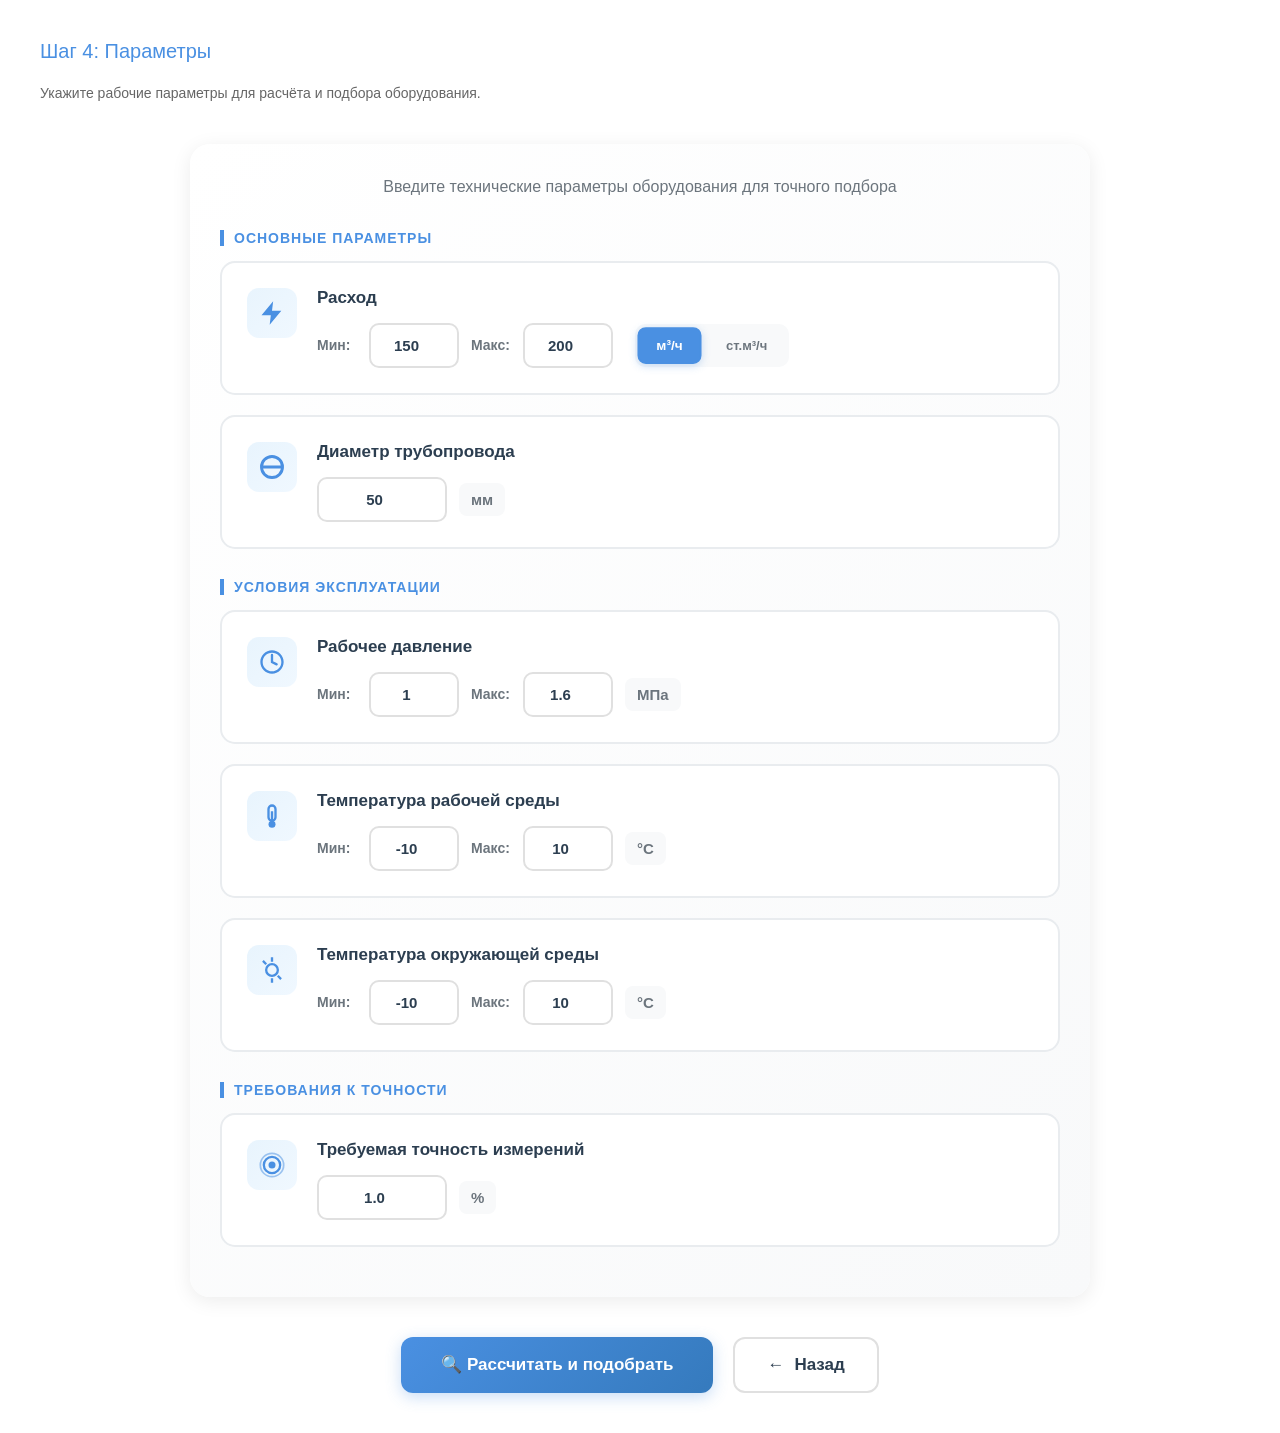
<file: templates/params.html>
<!DOCTYPE html>
<html lang="ru">
<head>
  <meta charset="UTF-8" />
  <meta name="viewport" content="width=device-width, initial-scale=1.0" />
  <title>Шаг 4: Параметры</title>
  <link rel="stylesheet" href="/static/css/style.css" />
  <style>
    /* === СТИЛИ ДЛЯ ФОРМЫ ПАРАМЕТРОВ === */
    .params-form { 
      max-width: 900px; 
      margin: 0 auto; 
      padding: 30px;
      background: linear-gradient(135deg, #ffffff 0%, #f8f9fa 100%);
      border-radius: 20px;
      box-shadow: 0 4px 20px rgba(0,0,0,0.08);
    }
    
    .params-description { 
      color: #6c757d; 
      margin-bottom: 30px; 
      font-size: 16px;
      line-height: 1.6;
      text-align: center;
      font-weight: 500;
    }
    
    .param-row { 
      display: flex; 
      align-items: flex-start; 
      gap: 20px; 
      margin-bottom: 20px; 
      padding: 25px;
      background: #ffffff;
      border: 2px solid #e9ecef;
      border-radius: 15px;
      transition: all 0.3s ease;
      position: relative;
      overflow: hidden;
    }
    
    .param-row::before {
      content: '';
      position: absolute;
      left: 0;
      top: 0;
      bottom: 0;
      width: 4px;
      background: linear-gradient(180deg, #4a90e2, #357abd);
      opacity: 0;
      transition: opacity 0.3s ease;
    }
    
    .param-row:hover {
      border-color: #4a90e2;
      box-shadow: 0 4px 15px rgba(74, 144, 226, 0.15);
      transform: translateX(5px);
    }
    
    .param-row:hover::before {
      opacity: 1;
    }
    
    .param-icon { 
      flex-shrink: 0; 
      width: 50px; 
      height: 50px; 
      display: flex; 
      align-items: center; 
      justify-content: center;
      background: linear-gradient(135deg, #e8f4fd, #f0f8ff);
      border-radius: 12px;
      transition: all 0.3s ease;
    }
    
    .param-row:hover .param-icon {
      transform: scale(1.1) rotate(5deg);
      background: linear-gradient(135deg, #d6ebfa, #e0f2ff);
    }
    
    .param-icon svg {
      width: 28px;
      height: 28px;
    }
    
    .param-content { 
      flex: 1; 
    }
    
    .param-label { 
      display: block; 
      font-weight: 700; 
      color: #2c3e50; 
      margin-bottom: 15px; 
      font-size: 17px;
    }
    
    .param-inputs { 
      display: flex; 
      align-items: center; 
      gap: 12px; 
      flex-wrap: wrap; 
    }
    
    .input-label { 
      font-size: 14px; 
      color: #6c757d; 
      font-weight: 600;
      min-width: 40px;
    }
    
    .param-input { 
      padding: 12px 16px; 
      border: 2px solid #e0e0e0; 
      border-radius: 10px; 
      font-size: 15px; 
      width: 90px; 
      text-align: center;
      transition: all 0.3s ease;
      font-weight: 600;
      color: #2c3e50;
      background: #ffffff;
    }
    
    .param-input.single { 
      width: 130px; 
    }
    
    .param-input:focus { 
      outline: none; 
      border-color: #4a90e2;
      box-shadow: 0 0 0 3px rgba(74, 144, 226, 0.1);
      transform: scale(1.02);
    }
    
    .param-input:hover {
      border-color: #4a90e2;
    }
    
    .unit-text { 
      font-size: 15px; 
      color: #6c757d; 
      font-weight: 600;
      padding: 8px 12px;
      background: #f8f9fa;
      border-radius: 8px;
    }
    
    .unit-buttons { 
      display: flex; 
      gap: 8px; 
      margin-left: 10px;
      background: #f8f9fa;
      padding: 4px;
      border-radius: 10px;
    }
    
    .unit-btn { 
      padding: 8px 16px; 
      border: 2px solid transparent; 
      background: transparent; 
      border-radius: 8px; 
      font-size: 13px; 
      cursor: pointer; 
      transition: all 0.3s ease;
      font-weight: 600;
      color: #6c757d;
    }
    
    .unit-btn.active { 
      background: #4a90e2; 
      color: #fff; 
      border-color: #4a90e2;
      box-shadow: 0 2px 8px rgba(74, 144, 226, 0.3);
      transform: scale(1.05);
    }
    
    .unit-btn:hover:not(.active) { 
      background: #e9ecef;
      color: #4a90e2;
      transform: scale(1.05);
    }
    
    .form-actions { 
      margin-top: 40px; 
      display: flex; 
      gap: 20px; 
      justify-content: center;
      flex-wrap: wrap;
    }
    
    .btn { 
      border: none;
      background: linear-gradient(135deg, #4a90e2, #357abd); 
      color: #fff; 
      border-radius: 12px; 
      padding: 16px 40px; 
      cursor: pointer; 
      font-weight: 700; 
      transition: all 0.3s ease; 
      font-size: 17px;
      box-shadow: 0 4px 15px rgba(74, 144, 226, 0.3);
      position: relative;
      overflow: hidden;
    }
    
    .btn::before {
      content: '';
      position: absolute;
      top: 50%;
      left: 50%;
      width: 0;
      height: 0;
      border-radius: 50%;
      background: rgba(255,255,255,0.2);
      transform: translate(-50%, -50%);
      transition: width 0.6s, height 0.6s;
    }
    
    .btn:hover::before {
      width: 300px;
      height: 300px;
    }
    
    .btn:hover { 
      transform: translateY(-3px);
      box-shadow: 0 8px 25px rgba(74, 144, 226, 0.4);
    }
    
    .btn:active {
      transform: translateY(-1px);
    }
    
    .calculate-btn { 
      min-width: 200px;
      position: relative;
    }
    
    .calculate-btn span {
      position: relative;
      z-index: 1;
    }
    
    .btn-back {
      display: inline-flex;
      align-items: center;
      gap: 10px;
      padding: 16px 32px;
      background: #ffffff;
      border: 2px solid #e0e0e0;
      border-radius: 12px;
      color: #2c3e50;
      font-size: 17px;
      font-weight: 600;
      cursor: pointer;
      transition: all 0.3s ease;
    }
    
    .btn-back:hover {
      background: #f8f9fa;
      border-color: #4a90e2;
      color: #4a90e2;
      transform: translateX(-5px);
    }
    
    .btn-back .arrow-left {
      display: inline-block;
      transition: transform 0.3s ease;
    }
    
    .btn-back:hover .arrow-left {
      transform: translateX(-3px);
    }
    
    /* Анимация загрузки для кнопки рассчитать */
    .btn.loading {
      pointer-events: none;
      opacity: 0.7;
    }
    
    .btn.loading::after {
      content: '';
      position: absolute;
      width: 16px;
      height: 16px;
      top: 50%;
      left: 50%;
      margin-left: -8px;
      margin-top: -8px;
      border: 2px solid #ffffff;
      border-radius: 50%;
      border-top-color: transparent;
      animation: spin 0.6s linear infinite;
    }
    
    @keyframes spin {
      to { transform: rotate(360deg); }
    }
    
    /* Группировка параметров */
    .param-group-title {
      font-size: 14px;
      font-weight: 700;
      color: #4a90e2;
      text-transform: uppercase;
      letter-spacing: 1px;
      margin: 30px 0 15px 0;
      padding-left: 10px;
      border-left: 4px solid #4a90e2;
    }
    
    .param-group-title:first-child {
      margin-top: 0;
    }
    
    /* Адаптивность */
    @media (max-width: 768px) {
      .params-form {
        padding: 20px;
      }
      
      .param-row {
        flex-direction: column;
        padding: 20px;
        gap: 15px;
      }
      
      .param-row:hover {
        transform: none;
      }
      
      .param-icon {
        width: 45px;
        height: 45px;
      }
      
      .param-inputs {
        flex-direction: column;
        align-items: flex-start;
        gap: 10px;
      }
      
      .input-label {
        min-width: auto;
      }
      
      .param-input {
        width: 100%;
        max-width: 200px;
      }
      
      .param-input.single {
        width: 100%;
        max-width: 200px;
      }
      
      .unit-buttons {
        margin-left: 0;
        width: 100%;
        justify-content: flex-start;
      }
      
      .form-actions {
        flex-direction: column-reverse;
        gap: 15px;
      }
      
      .btn, .btn-back {
        width: 100%;
        justify-content: center;
      }
    }
  </style>
</head>
<body>
  <div class="container">
    <h1 class="step-title">Шаг 4: Параметры</h1>
    <p class="step-description">Укажите рабочие параметры для расчёта и подбора оборудования.</p>

    <div class="params-form">
      <p class="params-description">Введите технические параметры оборудования для точного подбора</p>
      
      <div class="param-group-title">Основные параметры</div>
      
      <!-- Расход -->
      <div class="param-row">
        <div class="param-icon">
          <svg width="28" height="28" viewBox="0 0 24 24" fill="none">
            <path d="M13 2L3 14h8l-1 8 10-12h-8l1-8z" fill="#4a90e2"/>
          </svg>
        </div>
        <div class="param-content">
          <label class="param-label">Расход</label>
          <div class="param-inputs">
            <span class="input-label">Мин:</span>
            <input type="number" value="150" class="param-input" name="flowMin" />
            <span class="input-label">Макс:</span>
            <input type="number" value="200" class="param-input" name="flowMax" />
            <div class="unit-buttons" id="flow-units">
              <!-- Единицы измерения будут добавлены через JavaScript -->
            </div>
          </div>
        </div>
      </div>

      <!-- Диаметр -->
      <div class="param-row">
        <div class="param-icon">
          <svg width="28" height="28" viewBox="0 0 24 24" fill="none">
            <circle cx="12" cy="12" r="9" stroke="#4a90e2" stroke-width="2.5" fill="none"/>
            <line x1="3" y1="12" x2="21" y2="12" stroke="#4a90e2" stroke-width="2.5"/>
          </svg>
        </div>
        <div class="param-content">
          <label class="param-label">Диаметр трубопровода</label>
          <div class="param-inputs">
            <input type="number" value="50" class="param-input single" name="diameter" />
            <span class="unit-text">мм</span>
          </div>
        </div>
      </div>

      <div class="param-group-title">Условия эксплуатации</div>

      <!-- Давление -->
      <div class="param-row">
        <div class="param-icon">
          <svg width="28" height="28" viewBox="0 0 24 24" fill="none">
            <path d="M12 2C6.48 2 2 6.48 2 12s4.48 10 10 10 10-4.48 10-10S17.52 2 12 2zm0 18c-4.41 0-8-3.59-8-8s3.59-8 8-8 8 3.59 8 8-3.59 8-8 8z" fill="#4a90e2"/>
            <path d="M12 6v6l4 2" stroke="#4a90e2" stroke-width="2" stroke-linecap="round"/>
          </svg>
        </div>
        <div class="param-content">
          <label class="param-label">Рабочее давление</label>
          <div class="param-inputs">
            <span class="input-label">Мин:</span>
            <input type="number" value="1" class="param-input" name="pressureMin" step="0.1" />
            <span class="input-label">Макс:</span>
            <input type="number" value="1.6" class="param-input" name="pressureMax" step="0.1" />
            <span class="unit-text">МПа</span>
          </div>
        </div>
      </div>

      <!-- Температура среды -->
      <div class="param-row">
        <div class="param-icon">
          <svg width="28" height="28" viewBox="0 0 24 24" fill="none">
            <rect x="9" y="3" width="6" height="13" rx="3" stroke="#4a90e2" stroke-width="2" fill="none"/>
            <circle cx="12" cy="19" r="3" fill="#4a90e2"/>
            <line x1="12" y1="16" x2="12" y2="8" stroke="#4a90e2" stroke-width="2"/>
          </svg>
        </div>
        <div class="param-content">
          <label class="param-label">Температура рабочей среды</label>
          <div class="param-inputs">
            <span class="input-label">Мин:</span>
            <input type="number" value="-10" class="param-input" name="tempMediumMin" />
            <span class="input-label">Макс:</span>
            <input type="number" value="10" class="param-input" name="tempMediumMax" />
            <span class="unit-text">°C</span>
          </div>
        </div>
      </div>

      <!-- Температура окружающей среды -->
      <div class="param-row">
        <div class="param-icon">
          <svg width="28" height="28" viewBox="0 0 24 24" fill="none">
            <circle cx="12" cy="12" r="5" stroke="#4a90e2" stroke-width="2" fill="none"/>
            <line x1="12" y1="1" x2="12" y2="5" stroke="#4a90e2" stroke-width="2"/>
            <line x1="12" y1="19" x2="12" y2="23" stroke="#4a90e2" stroke-width="2"/>
            <line x1="4.22" y1="4.22" x2="7.05" y2="7.05" stroke="#4a90e2" stroke-width="2"/>
            <line x1="16.95" y1="16.95" x2="19.78" y2="19.78" stroke="#4a90e2" stroke-width="2"/>
          </svg>
        </div>
        <div class="param-content">
          <label class="param-label">Температура окружающей среды</label>
          <div class="param-inputs">
            <span class="input-label">Мин:</span>
            <input type="number" value="-10" class="param-input" name="tempAmbientMin" />
            <span class="input-label">Макс:</span>
            <input type="number" value="10" class="param-input" name="tempAmbientMax" />
            <span class="unit-text">°C</span>
          </div>
        </div>
      </div>

      <!-- Плотность жидкости (только для жидкостей) -->
      <div class="param-row" id="density-row" style="display: none;">
        <div class="param-icon">
          <svg width="28" height="28" viewBox="0 0 24 24" fill="none">
            <path d="M12 2C8.13 2 5 5.13 5 9c0 5.25 7 13 7 13s7-7.75 7-13c0-3.87-3.13-7-7-7z" fill="#4a90e2"/>
            <circle cx="12" cy="9" r="2.5" fill="white"/>
          </svg>
        </div>
        <div class="param-content">
          <label class="param-label">Плотность рабочей жидкости</label>
          <div class="param-inputs">
            <span class="input-label">Мин:</span>
            <input type="number" value="800" class="param-input" name="densityMin" />
            <span class="input-label">Макс:</span>
            <input type="number" value="1200" class="param-input" name="densityMax" />
            <span class="unit-text">кг/м³</span>
          </div>
        </div>
      </div>

      <div class="param-group-title">Требования к точности</div>

      <!-- Точность -->
      <div class="param-row">
        <div class="param-icon">
          <svg width="28" height="28" viewBox="0 0 24 24" fill="none">
            <circle cx="12" cy="12" r="3" fill="#4a90e2"/>
            <circle cx="12" cy="12" r="7" stroke="#4a90e2" stroke-width="2" fill="none"/>
            <circle cx="12" cy="12" r="10" stroke="#4a90e2" stroke-width="1.5" fill="none" opacity="0.5"/>
          </svg>
        </div>
        <div class="param-content">
          <label class="param-label">Требуемая точность измерений</label>
          <div class="param-inputs">
            <input type="number" value="1.0" step="0.1" class="param-input single" name="accuracy" />
            <span class="unit-text">%</span>
          </div>
        </div>
      </div>
    </div>

    <div class="form-actions">
      <button id="calculate-btn" class="btn calculate-btn">
        <span>🔍 Рассчитать и подобрать</span>
      </button>
      <button id="back-btn-page" class="btn-back">
        <span class="arrow-left">←</span>
        <span>Назад</span>
      </button>
    </div>
  </div>
  <script>
    (function(){
      const params = new URLSearchParams(window.location.search);
      const medium = params.get('medium') || 'gas';
      const application = params.get('application') || '';
      const gasType = params.get('gas_type') || '';
      
      document.body.dataset.medium = medium;
      document.body.dataset.application = application;
      document.body.dataset.gasType = gasType;
      
      // Функция для настройки параметров в зависимости от типа среды
      function setupMediumSpecificParams() {
        const flowUnitsContainer = document.getElementById('flow-units');
        const densityRow = document.getElementById('density-row');
        
        if (medium === 'liquid') {
          // Для жидкости показываем плотность и другие единицы расхода
          densityRow.style.display = 'flex';
          
          // Единицы измерения расхода для жидкости
          flowUnitsContainer.innerHTML = `
            <button class="unit-btn active" data-unit="м³/ч">м³/ч</button>
            <button class="unit-btn" data-unit="кг/ч">кг/ч</button>
          `;
        } else {
          // Для газа скрываем плотность и показываем газовые единицы
          densityRow.style.display = 'none';
          
          // Единицы измерения расхода для газа
          flowUnitsContainer.innerHTML = `
            <button class="unit-btn active" data-unit="м³/ч">м³/ч</button>
            <button class="unit-btn" data-unit="ст.м³/ч">ст.м³/ч</button>
          `;
        }
      }
      
      // Функциональность переключения кнопок единиц измерения
      document.addEventListener('DOMContentLoaded', function() {
        // Настраиваем параметры для текущего типа среды
        setupMediumSpecificParams();
        
        // Обработчик для кнопок единиц измерения
        document.addEventListener('click', function(e) {
          if (e.target.classList.contains('unit-btn')) {
            // Убираем активный класс со всех кнопок в той же группе
            const parentRow = e.target.closest('.param-row');
            const siblingButtons = parentRow.querySelectorAll('.unit-btn');
            siblingButtons.forEach(btn => btn.classList.remove('active'));
            
            // Добавляем активный класс к нажатой кнопке
            e.target.classList.add('active');
          }
        });
      
        // Обработчик кнопки "Рассчитать" теперь в app.js
        // Удален дублирующий обработчик для избежания конфликтов
      });
    })();
  </script>
  <script src="/static/js/app.js?v=20250901113600"></script>
</body>
</html>
</file>
<file: podbor dt i dd/styles.css>
* {
    margin: 0;
    padding: 0;
    box-sizing: border-box;
}

body {
    font-family: 'Segoe UI', Tahoma, Geneva, Verdana, sans-serif;
    background: linear-gradient(135deg, #667eea 0%, #764ba2 100%);
    min-height: 100vh;
    color: #333;
}

.container {
    max-width: 1200px;
    margin: 0 auto;
    padding: 20px;
}

header {
    text-align: center;
    margin-bottom: 30px;
    background: rgba(255, 255, 255, 0.95);
    padding: 30px;
    border-radius: 15px;
    box-shadow: 0 10px 30px rgba(0, 0, 0, 0.1);
}

header h1 {
    color: #2c3e50;
    font-size: 2.5em;
    margin-bottom: 10px;
    font-weight: 300;
}

header h2 {
    color: #7f8c8d;
    font-size: 1.5em;
    font-weight: 400;
}

.main-content {
    display: grid;
    grid-template-columns: 1fr 1fr;
    gap: 30px;
    margin-bottom: 30px;
}

/* Вкладки */
.tabs {
    background: rgba(255, 255, 255, 0.95);
    padding: 12px 16px;
    border-radius: 12px;
    box-shadow: 0 10px 30px rgba(0, 0, 0, 0.1);
    margin-bottom: 20px;
}

.tab-list {
    display: flex;
    gap: 8px;
}

.tab {
    border: 2px solid #e0e0e0;
    background: #f8f9fa;
    color: #34495e;
    padding: 10px 14px;
    border-radius: 8px;
    cursor: pointer;
    transition: all 0.2s ease;
}

.tab:hover {
    background: #eef6ff;
    border-color: #3498db;
}

.tab.active {
    background: #3498db;
    color: white;
    border-color: #3498db;
}

.tab-panel[hidden] {
    display: none !important;
}

.form-section, .results-section {
    background: rgba(255, 255, 255, 0.95);
    padding: 30px;
    border-radius: 15px;
    box-shadow: 0 10px 30px rgba(0, 0, 0, 0.1);
}

.form-section h3, .results-section h3 {
    color: #2c3e50;
    margin-bottom: 25px;
    font-size: 1.5em;
    border-bottom: 3px solid #3498db;
    padding-bottom: 10px;
}

.form-group {
    margin-bottom: 20px;
}

.form-group label {
    display: block;
    margin-bottom: 8px;
    font-weight: 600;
    color: #34495e;
}

.form-group select,
.form-group input {
    width: 100%;
    padding: 12px;
    border: 2px solid #e0e0e0;
    border-radius: 8px;
    font-size: 14px;
    transition: all 0.3s ease;
    background: white;
}

.form-group select:focus,
.form-group input:focus {
    outline: none;
    border-color: #3498db;
    box-shadow: 0 0 0 3px rgba(52, 152, 219, 0.1);
}

.input-range {
    display: flex;
    align-items: center;
    gap: 10px;
}

.input-range input {
    flex: 1;
    padding: 12px 15px;
    border: 2px solid #e0e6ed;
    border-radius: 8px;
    font-size: 14px;
    transition: all 0.3s ease;
    background: white;
}

.input-range input:focus {
    outline: none;
    border-color: #3498db;
    box-shadow: 0 0 0 3px rgba(52, 152, 219, 0.1);
}

.range-separator {
    color: #7f8c8d;
    font-weight: 600;
    font-size: 16px;
}

.btn-primary, .btn-secondary {
    padding: 12px 25px;
    border: none;
    border-radius: 8px;
    font-size: 16px;
    font-weight: 600;
    cursor: pointer;
    transition: all 0.3s ease;
    margin-right: 10px;
    margin-top: 10px;
}

.btn-primary {
    background: linear-gradient(135deg, #3498db, #2980b9);
    color: white;
}

.btn-primary:hover {
    background: linear-gradient(135deg, #2980b9, #1f5f8b);
    transform: translateY(-2px);
    box-shadow: 0 5px 15px rgba(52, 152, 219, 0.3);
}

.btn-secondary {
    background: linear-gradient(135deg, #95a5a6, #7f8c8d);
    color: white;
}

.btn-secondary:hover {
    background: linear-gradient(135deg, #7f8c8d, #6c7b7d);
    transform: translateY(-2px);
    box-shadow: 0 5px 15px rgba(149, 165, 166, 0.3);
}

.results-section {
    max-height: 600px;
    overflow-y: auto;
}

.sensor-card {
    background: #f8f9fa;
    border: 1px solid #e9ecef;
    border-radius: 10px;
    padding: 20px;
    margin-bottom: 15px;
    transition: all 0.3s ease;
}

.sensor-card:hover {
    transform: translateY(-3px);
    box-shadow: 0 8px 25px rgba(0, 0, 0, 0.1);
    border-color: #3498db;
}

.sensor-model {
    font-size: 1.2em;
    font-weight: 700;
    color: #2c3e50;
    margin-bottom: 10px;
}

.sensor-specs {
    display: grid;
    grid-template-columns: 1fr 1fr;
    gap: 10px;
    font-size: 0.9em;
    color: #555;
}

.spec-item {
    padding: 5px 0;
}

.spec-label {
    font-weight: 600;
    color: #34495e;
}

/* Стили для окна выбора характеристик маски датчика */
.mask-builder-section {
    margin-top: 30px;
    padding: 20px;
    background: #f8f9fa;
    border-radius: 8px;
    border: 1px solid #e9ecef;
}

.mask-builder-section h3 {
    color: #2c3e50;
    margin-bottom: 20px;
    font-size: 1.4em;
    text-align: center;
}

.mask-display {
    background: #2c3e50;
    color: white;
    padding: 15px;
    border-radius: 6px;
    margin-bottom: 25px;
    text-align: center;
}

.mask-format {
    font-family: 'Courier New', monospace;
    font-size: 1.1em;
    font-weight: bold;
    letter-spacing: 1px;
}

.mask-parameters {
    display: flex;
    flex-direction: column;
    gap: 20px;
}

.parameter-row {
    display: grid;
    grid-template-columns: repeat(auto-fit, minmax(300px, 1fr));
    gap: 20px;
}

.parameter-item {
    display: flex;
    flex-direction: column;
    gap: 8px;
    position: relative;
}

.param-number {
    position: absolute;
    top: -8px;
    left: -8px;
    background: #e74c3c;
    color: white;
    width: 24px;
    height: 24px;
    border-radius: 50%;
    display: flex;
    align-items: center;
    justify-content: center;
    font-size: 12px;
    font-weight: bold;
    z-index: 1;
}

.parameter-item label {
    font-weight: 600;
    color: #2c3e50;
    font-size: 0.9em;
    margin-left: 20px;
}

.parameter-item select,
.parameter-item input {
    padding: 10px 12px;
    border: 2px solid #ddd;
    border-radius: 6px;
    font-size: 14px;
    background: white;
    transition: border-color 0.3s ease;
}

.parameter-item select:focus,
.parameter-item input:focus {
    outline: none;
    border-color: #3498db;
    box-shadow: 0 0 0 3px rgba(52, 152, 219, 0.1);
}

.parameter-item select:hover,
.parameter-item input:hover {
    border-color: #bdc3c7;
}

.generated-mask {
    margin-top: 25px;
    padding: 20px;
    background: white;
    border: 2px solid #3498db;
    border-radius: 8px;
}

.generated-mask label {
    display: block;
    font-weight: bold;
    color: #2c3e50;
    margin-bottom: 10px;
    font-size: 1.1em;
}

#generated-mask-display {
    font-family: 'Courier New', monospace;
    font-size: 1.2em;
    font-weight: bold;
    color: #2c3e50;
    background: #ecf0f1;
    padding: 15px;
    border-radius: 6px;
    word-break: break-all;
    line-height: 1.4;
}

/* Стили для валидации */
.validation-errors {
    background: #f8d7da;
    color: #721c24;
    border: 1px solid #f5c6cb;
    border-radius: 6px;
    padding: 15px;
    margin-bottom: 20px;
    display: none;
}

.validation-errors h4 {
    margin: 0 0 10px 0;
    font-size: 1em;
    color: #721c24;
}

.validation-errors ul {
    margin: 0;
    padding-left: 20px;
}

.validation-errors li {
    margin-bottom: 5px;
}

.valid-mask {
    border-color: #28a745 !important;
    background: #d4edda !important;
    color: #155724 !important;
}

.invalid-mask {
    border-color: #dc3545 !important;
    background: #f8d7da !important;
    color: #721c24 !important;
}

/* Адаптивность для мобильных устройств */
@media (max-width: 768px) {
    .parameter-row {
        grid-template-columns: 1fr;
    }
    
    .mask-format {
        font-size: 0.9em;
        word-break: break-all;
    }
    
    #generated-mask-display {
        font-size: 1em;
    }
}

/* TS: улучшенный дизайн результатов */
.ts-card .sensor-model {
    display: flex;
    align-items: center;
    gap: 10px;
}

.badge {
    display: inline-block;
    padding: 4px 8px;
    border-radius: 999px;
    background: #eaf4ff;
    color: #1f5f8b;
    font-size: 0.85em;
    border: 1px solid #cfe2ff;
}

.ts-range {
    font-size: 0.9em;
    color: #6c757d;
}

.status-badge {
    display: inline-block;
    margin-left: 8px;
    padding: 2px 8px;
    border-radius: 6px;
    font-size: 0.8em;
    font-weight: 600;
}
.status-badge.ok {
    background: #eafbea;
    color: #2e7d32;
    border: 1px solid #c8e6c9;
}
.status-badge.bad {
    background: #fff4f4;
    color: #c0392b;
    border: 1px solid #f1c0c0;
}

.ts-note {
    margin-top: 8px;
    background: #fff4f4;
    border: 1px solid #f1c0c0;
    color: #c0392b;
    border-radius: 8px;
    padding: 8px 10px;
    font-size: 0.9em;
}

.no-results {
    text-align: center;
    color: #7f8c8d;
    font-style: italic;
    padding: 40px;
}

.mask-section {
    background: rgba(255, 255, 255, 0.95);
    padding: 30px;
    border-radius: 15px;
    box-shadow: 0 10px 30px rgba(0, 0, 0, 0.1);
    width: 100%;
    margin-top: 30px;
    box-sizing: border-box;
    grid-column: 1 / -1; /* Занимает всю ширину grid контейнера */
    max-width: none;
}

.mask-section h3 {
    color: #2c3e50;
    margin-bottom: 25px;
    font-size: 1.5em;
    border-bottom: 3px solid #e74c3c;
    padding-bottom: 10px;
}

.mask-display {
    background: #2c3e50;
    color: white;
    padding: 25px;
    border-radius: 10px;
    margin-bottom: 20px;
}

.mask-pattern {
    font-family: 'Courier New', monospace;
    font-size: 1.3em;
    font-weight: bold;
    text-align: center;
    margin-bottom: 20px;
    letter-spacing: 1px;
}

.generated-mask {
    margin-top: 20px;
    padding: 15px;
    background: rgba(255, 255, 255, 0.1);
    border-radius: 8px;
}

.generated-mask label {
    display: block;
    margin-bottom: 10px;
    font-weight: bold;
    color: #f39c12;
}

#generated-mask-display {
    font-family: 'Courier New', monospace;
    font-size: 1.1em;
    font-weight: bold;
    color: #ecf0f1;
    letter-spacing: 1px;
    padding: 10px;
    background: rgba(0, 0, 0, 0.2);
    border-radius: 5px;
}

.mask-parameters {
    margin-top: 20px;
}

.parameter-row {
    display: grid;
    grid-template-columns: repeat(auto-fit, minmax(300px, 1fr));
    gap: 20px;
    margin-bottom: 20px;
}

.parameter-item {
    background: rgba(255, 255, 255, 0.95);
    padding: 15px;
    border-radius: 8px;
    box-shadow: 0 2px 10px rgba(0, 0, 0, 0.1);
    border: 1px solid #e0e0e0;
}

.param-number {
    display: inline-block;
    background: #e74c3c;
    color: white;
    padding: 4px 8px;
    border-radius: 50%;
    font-weight: bold;
    font-size: 0.9em;
    margin-right: 10px;
    min-width: 24px;
    text-align: center;
}

.parameter-item label {
    display: block;
    margin-bottom: 8px;
    font-weight: 600;
    color: #2c3e50;
    font-size: 0.9em;
}

.parameter-item select,
.parameter-item input {
    width: 100%;
    padding: 8px 12px;
    border: 2px solid #ddd;
    border-radius: 5px;
    font-size: 0.9em;
    background: white;
    transition: border-color 0.3s ease;
}

.parameter-item select:focus,
.parameter-item input:focus {
    outline: none;
    border-color: #3498db;
    box-shadow: 0 0 5px rgba(52, 152, 219, 0.3);
}

.validation-errors {
    margin-top: 15px;
    padding: 10px;
    background: #e74c3c;
    color: white;
    border-radius: 5px;
    display: none;
}

.validation-errors.show {
    display: block;
}

.valid-mask #generated-mask-display {
    background: rgba(39, 174, 96, 0.2);
    border: 2px solid #27ae60;
}

.invalid-mask #generated-mask-display {
    background: rgba(231, 76, 60, 0.2);
    border: 2px solid #e74c3c;
}

#mask-result {
    color: #f39c12;
}

.mask-legend {
    display: grid;
    grid-template-columns: repeat(auto-fit, minmax(300px, 1fr));
    gap: 10px;
}

.legend-item {
    background: rgba(255, 255, 255, 0.1);
    padding: 10px;
    border-radius: 5px;
    font-size: 0.9em;
}

.position {
    background: #e74c3c;
    color: white;
    padding: 2px 8px;
    border-radius: 3px;
    font-weight: bold;
    margin-right: 8px;
}

.error-message {
    background: #e74c3c;
    color: white;
    padding: 15px;
    border-radius: 8px;
    margin: 10px 0;
    text-align: center;
}

.success-message {
    background: #27ae60;
    color: white;
    padding: 15px;
    border-radius: 8px;
    margin: 10px 0;
    text-align: center;
}

@media (max-width: 768px) {
    .main-content {
        grid-template-columns: 1fr;
    }
    
    .mask-legend {
        grid-template-columns: 1fr;
    }
    
    header h1 {
        font-size: 2em;
    }
    
    header h2 {
        font-size: 1.2em;
    }
    
    .sensor-specs {
        grid-template-columns: 1fr;
    }
}

/* Анимация загрузки */
.loading {
    display: inline-block;
    width: 20px;
    height: 20px;
    border: 3px solid #f3f3f3;
    border-top: 3px solid #3498db;
    border-radius: 50%;
    animation: spin 1s linear infinite;
    margin-right: 10px;
}

@keyframes spin {
    0% { transform: rotate(0deg); }
    100% { transform: rotate(360deg); }
}

/* Подсветка выбранных параметров */
.form-group select:valid,
.form-group input:valid {
    border-color: #27ae60;
}

.form-group select:invalid,
.form-group input:invalid {
    border-color: #e0e0e0;
}

/* Стили для валидации полей */
.form-group input.error,
.form-group select.error {
    border-color: #e74c3c !important;
    background-color: #fdf2f2;
    box-shadow: 0 0 5px rgba(231, 76, 60, 0.3);
}

.form-group input.error:focus,
.form-group select.error:focus {
    border-color: #e74c3c !important;
    box-shadow: 0 0 8px rgba(231, 76, 60, 0.4);
    outline: none;
}

/* Стили для сообщений об ошибках */
.error-message {
    color: #e74c3c;
    font-size: 0.85em;
    margin-top: 5px;
    display: block;
    font-weight: 500;
    animation: fadeIn 0.3s ease-in;
}

.error-message.hidden {
    display: none;
}

@keyframes fadeIn {
    from {
        opacity: 0;
        transform: translateY(-5px);
    }
    to {
        opacity: 1;
        transform: translateY(0);
    }
}

/* Стили для общего уведомления об ошибках */
.validation-summary {
    background-color: #fdf2f2;
    border: 1px solid #e74c3c;
    border-radius: 8px;
    padding: 15px;
    margin-bottom: 20px;
    color: #c0392b;
    font-weight: 500;
    display: none;
}

.validation-summary.show {
    display: block;
    animation: slideDown 0.3s ease-out;
}

.validation-summary .summary-title {
    font-weight: 600;
    margin-bottom: 8px;
    display: flex;
    align-items: center;
}

.validation-summary .summary-title::before {
    content: "⚠️";
    margin-right: 8px;
}

.validation-summary ul {
    margin: 0;
    padding-left: 20px;
}

.validation-summary li {
    margin-bottom: 5px;
}

@keyframes slideDown {
    from {
        opacity: 0;
        transform: translateY(-10px);
    }
    to {
        opacity: 1;
        transform: translateY(0);
    }
}

/* Стили для скроллбара */
.results-section::-webkit-scrollbar {
    width: 8px;
}

.results-section::-webkit-scrollbar-track {
    background: #f1f1f1;
    border-radius: 4px;
}

.results-section::-webkit-scrollbar-thumb {
    background: #888;
    border-radius: 4px;
}

.results-section::-webkit-scrollbar-thumb:hover {
    background: #555;
}

/* Стили для цветовой подсветки проверки точности */
.accuracy-check-success {
    color: #27ae60 !important;
    font-weight: bold;
    background-color: rgba(39, 174, 96, 0.1);
    padding: 4px 8px;
    border-radius: 4px;
    border-left: 3px solid #27ae60;
    display: inline-block;
}

.accuracy-check-error {
    color: #e74c3c !important;
    font-weight: bold;
    background-color: rgba(231, 76, 60, 0.1);
    padding: 4px 8px;
    border-radius: 4px;
    border-left: 3px solid #e74c3c;
    display: inline-block;
}

.accuracy-check-neutral {
    color: #7f8c8d;
    font-style: italic;
    display: inline-block;
}

/* Стили для отображения проверки точности на одной строке */
.accuracy-check-inline {
    display: inline-flex;
    align-items: center;
    gap: 10px;
    flex-wrap: wrap;
}

.accuracy-check-inline .spec-label {
    white-space: nowrap;
    min-width: fit-content;
}
</file>
<file: static/css/style.css>
* {
    margin: 0;
    padding: 0;
    box-sizing: border-box;
}

body {
    font-family: 'Segoe UI', Tahoma, Geneva, Verdana, sans-serif;
    background-color: #f5f5f5;
    margin: 0;
    padding: 0;
}

.container {
    background-color: white;
    margin: 0;
    padding: 40px;
    min-height: 100vh;
}

.step-title {
    color: #4a90e2;
    font-size: 20px;
    font-weight: normal;
    margin-bottom: 20px;
}

.step-description {
    color: #666;
    font-size: 14px;
    margin-bottom: 40px;
    line-height: 1.5;
    max-width: 900px;
}

.cards-container {
    display: flex;
    gap: 24px;
    justify-content: center;
}

.card {
    border: 2px solid #e0e0e0;
    border-radius: 10px;
    padding: 40px 30px;
    width: 220px;
    text-align: center;
    cursor: pointer;
    transition: all 0.25s ease;
    background-color: white;
}

.card:hover {
    border-color: #4a90e2;
    box-shadow: 0 2px 8px rgba(74, 144, 226, 0.2);
}

.card.selected {
    border-color: #4a90e2;
    background-color: #f8fbff;
}

.card-icon {
    width: 64px;
    height: 64px;
    margin: 0 auto 20px;
    display: flex;
    align-items: center;
    justify-content: center;
}

.card-icon svg {
    width: 56px;
    height: 56px;
    fill: #4a90e2;
}

.card-title {
    font-size: 16px;
    font-weight: 600;
    color: #222;
}

.hidden { display: none; }

/* Стили для страницы результатов */
.search-summary {
    background: #f8f9fa;
    padding: 20px;
    border-radius: 8px;
    margin-bottom: 30px;
}

.search-summary h2 {
    margin-bottom: 15px;
    color: #2c3e50;
    font-size: 18px;
}

.params-grid {
    display: grid;
    grid-template-columns: repeat(auto-fit, minmax(250px, 1fr));
    gap: 15px;
}

.param-item {
    display: flex;
    justify-content: space-between;
    align-items: center;
    padding: 8px 0;
    border-bottom: 1px solid #e9ecef;
}

.param-label {
    font-weight: 600;
    color: #495057;
}

.param-value {
    color: #2c3e50;
    font-weight: 500;
}

.param-item.recommended-diameter {
    background-color: #e8f5e8;
    padding: 12px;
    border-radius: 6px;
    border: 1px solid #28a745;
    margin-top: 10px;
}

.param-item.recommended-diameter .param-label {
    color: #155724;
    font-weight: 700;
}

.param-item.recommended-diameter .param-value {
    color: #155724;
    font-weight: 600;
}

.results-section {
    margin-bottom: 30px;
}

.results-header {
    display: flex;
    justify-content: space-between;
    align-items: center;
    margin-bottom: 20px;
    padding-bottom: 10px;
    border-bottom: 2px solid #3498db;
}

.results-header h2 {
    margin: 0;
    color: #2c3e50;
}

.results-count {
    background: #3498db;
    color: white;
    padding: 8px 16px;
    border-radius: 20px;
    font-weight: 600;
    font-size: 14px;
}

.results-list {
    display: grid;
    grid-template-columns: repeat(auto-fit, minmax(350px, 1fr));
    gap: 20px;
}

.result-item {
    background: white;
    border: 1px solid #e9ecef;
    border-radius: 8px;
    padding: 20px;
    box-shadow: 0 2px 4px rgba(0,0,0,0.1);
    transition: box-shadow 0.3s ease;
    display: flex;
    flex-direction: column;
    height: 100%;
}

.result-item:hover {
    box-shadow: 0 4px 8px rgba(0,0,0,0.15);
}

.result-item.selected {
    border: 2px solid #28a745;
    background-color: #f8fff9;
    box-shadow: 0 4px 12px rgba(40, 167, 69, 0.3);
}

.result-item.selected:hover {
    box-shadow: 0 6px 16px rgba(40, 167, 69, 0.4);
}

.equipment-header {
    display: flex;
    justify-content: space-between;
    align-items: center;
    margin-bottom: 15px;
    padding-bottom: 10px;
    border-bottom: 1px solid #e9ecef;
}

.equipment-image {
    text-align: center;
    margin-bottom: 15px;
}

.equipment-image img {
    max-width: 100%;
    height: 200px;
    object-fit: contain;
    border-radius: 6px;
    background-color: #f8f9fa;
    padding: 10px;
}

.equipment-name {
    margin: 0;
    color: #2c3e50;
    font-size: 18px;
    font-weight: 600;
}

.compatibility-score {
    background: #27ae60;
    color: white;
    padding: 4px 12px;
    border-radius: 15px;
    font-size: 12px;
    font-weight: 600;
}

.equipment-details {
    margin-bottom: 15px;
}

.equipment-specs {
    display: flex;
    flex-direction: column;
    gap: 8px;
    margin-bottom: 15px;
}

.detail-row {
    display: flex;
    justify-content: space-between;
    align-items: center;
    padding: 6px 0;
    border-bottom: 1px solid #f8f9fa;
}

.detail-row:last-child {
    border-bottom: none;
}

.detail-label {
    font-weight: 600;
    color: #6c757d;
    flex: 0 0 40%;
}

.detail-value {
    color: #2c3e50;
    text-align: right;
    flex: 1;
}

.equipment-actions {
    display: flex;
    gap: 10px;
    justify-content: flex-end;
}

.equipment-actions .btn {
    padding: 8px 16px;
    font-size: 14px;
}

.no-results {
    text-align: center;
    padding: 40px;
    color: #6c757d;
    background: #f8f9fa;
    border-radius: 8px;
}

.no-results p {
    margin-bottom: 10px;
    font-size: 16px;
}

.actions {
    display: flex;
    justify-content: space-between;
    align-items: center;
    margin-top: 30px;
    padding-top: 20px;
    border-top: 1px solid #e9ecef;
}

/* Адаптивность */
@media (max-width: 768px) {
    .container {
        padding: 10px;
    }
    
    .form-group {
        margin-bottom: 15px;
    }
    
    .btn {
        width: 100%;
        margin-bottom: 10px;
    }
    
    .breadcrumb {
        font-size: 12px;
    }
    
    .results-header {
        flex-direction: column;
        align-items: flex-start;
        gap: 10px;
    }
    
    .params-grid {
        grid-template-columns: 1fr;
    }
    
    .detail-row {
        flex-direction: column;
        align-items: flex-start;
        gap: 5px;
    }
    
    .detail-value {
        text-align: left;
    }
    
    .equipment-actions {
        flex-direction: column;
        gap: 10px;
    }
    
    .equipment-actions .btn {
        width: 100%;
    }
    
    .actions {
        flex-direction: column;
        gap: 15px;
    }
    
    .actions .btn {
        width: 100%;
    }
}

/* Стили для детального просмотра оборудования */
.equipment-details-expanded {
    background-color: #f8f9fa;
    border: 1px solid #dee2e6;
    border-radius: 8px;
    margin: 15px 0;
    padding: 20px;
    box-shadow: 0 2px 4px rgba(0,0,0,0.1);
    animation: slideDown 0.3s ease-out;
}

@keyframes slideDown {
    from {
        opacity: 0;
        transform: translateY(-10px);
    }
    to {
        opacity: 1;
        transform: translateY(0);
    }
}

.details-header {
    display: flex;
    justify-content: space-between;
    align-items: center;
    margin-bottom: 20px;
    padding-bottom: 10px;
    border-bottom: 1px solid #dee2e6;
}

.details-header h3 {
    color: #4a90e2;
    font-size: 18px;
    margin: 0;
}

.close-details {
    background: none;
    border: none;
    font-size: 24px;
    color: #6c757d;
    cursor: pointer;
    padding: 0;
    width: 30px;
    height: 30px;
    display: flex;
    align-items: center;
    justify-content: center;
    border-radius: 50%;
    transition: background-color 0.2s;
}

.close-details:hover {
    background-color: #e9ecef;
    color: #495057;
}

.details-content {
    display: flex;
    flex-direction: column;
    gap: 20px;
}

.details-section h4 {
    color: #495057;
    font-size: 16px;
    margin-bottom: 15px;
    font-weight: 600;
}

.details-grid {
    display: grid;
    grid-template-columns: repeat(auto-fit, minmax(300px, 1fr));
    gap: 12px;
}

.detail-item {
    display: flex;
    justify-content: space-between;
    align-items: center;
    padding: 8px 0;
    border-bottom: 1px solid #f1f3f4;
}

.detail-item.full-width {
    grid-column: 1 / -1;
}

.detail-label {
    font-weight: 500;
    color: #495057;
    flex: 1;
}

.detail-value {
    color: #212529;
    text-align: right;
    flex: 1;
    margin-left: 10px;
}

@media (max-width: 768px) {
    .details-grid {
        grid-template-columns: 1fr;
    }
    
    .detail-item {
        flex-direction: column;
        align-items: flex-start;
        gap: 5px;
    }
    
    .detail-value {
        text-align: left;
        margin-left: 0;
    }
}
</file>
